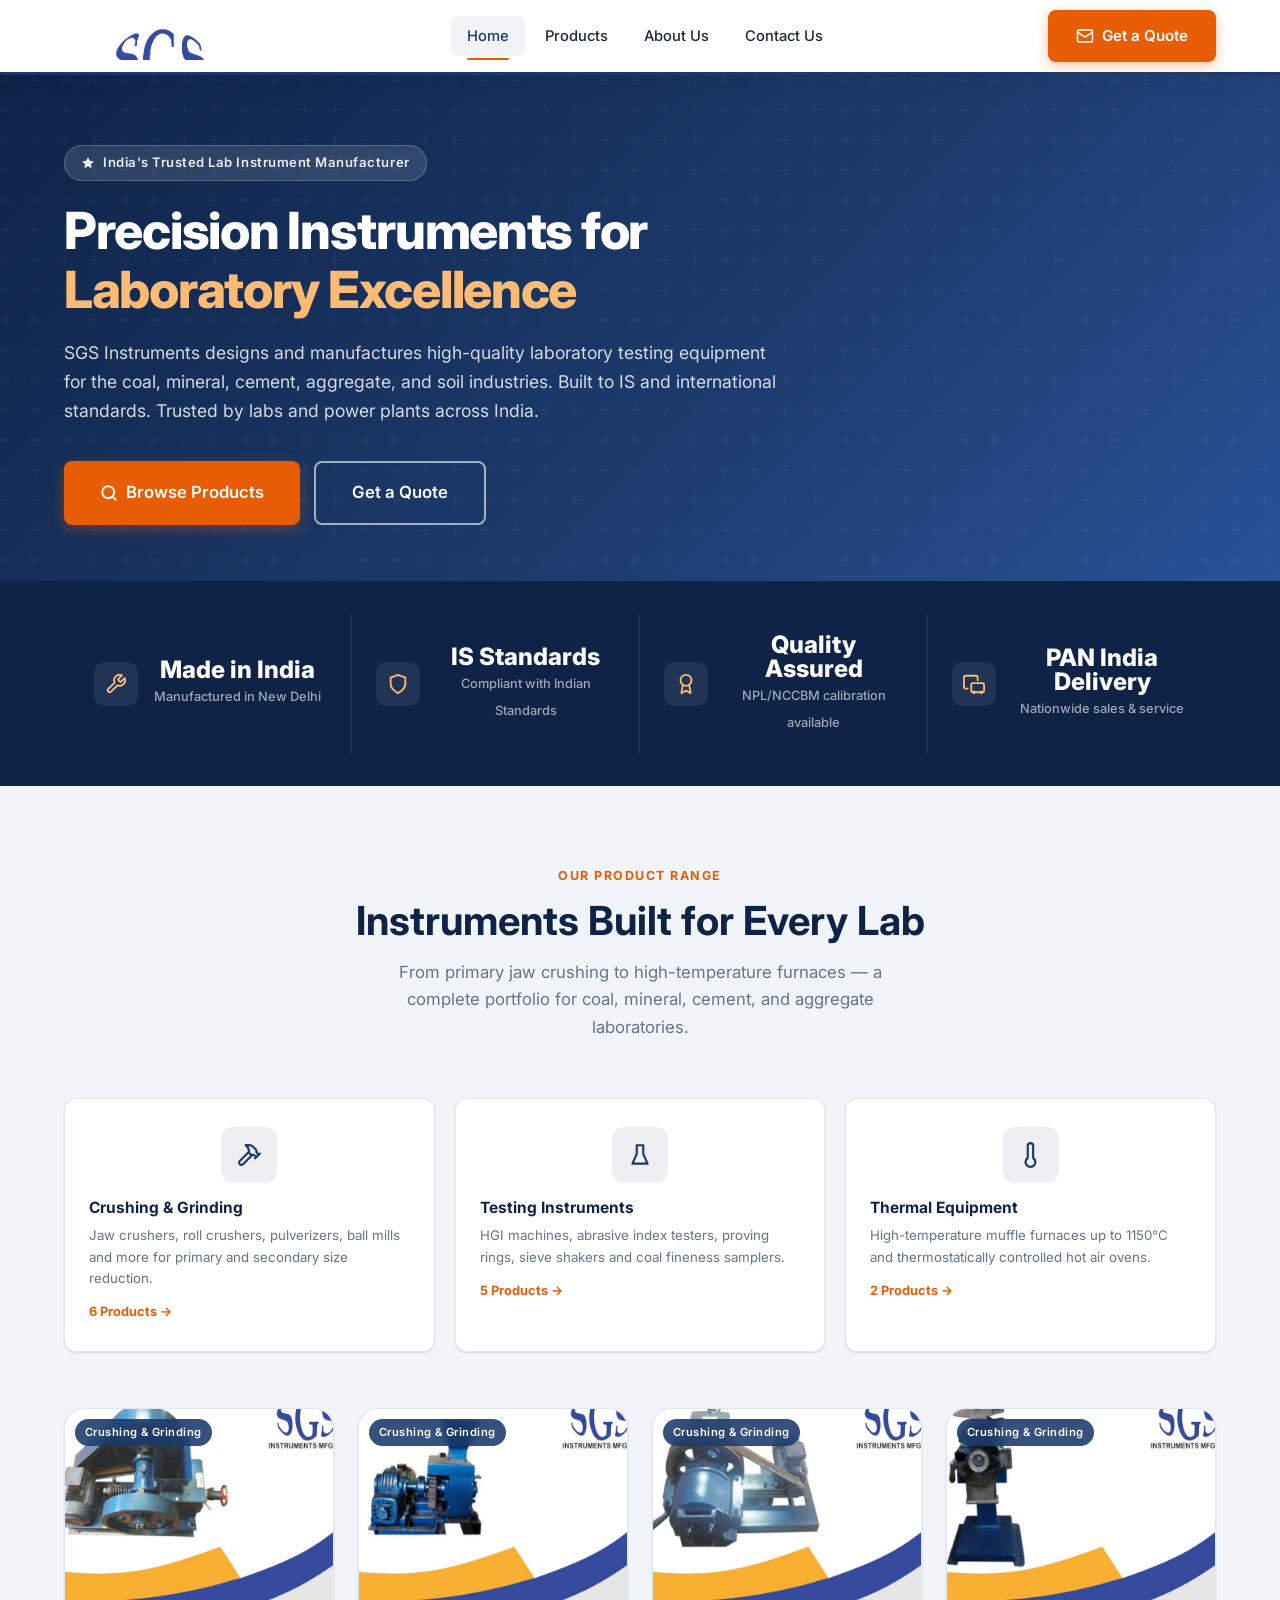
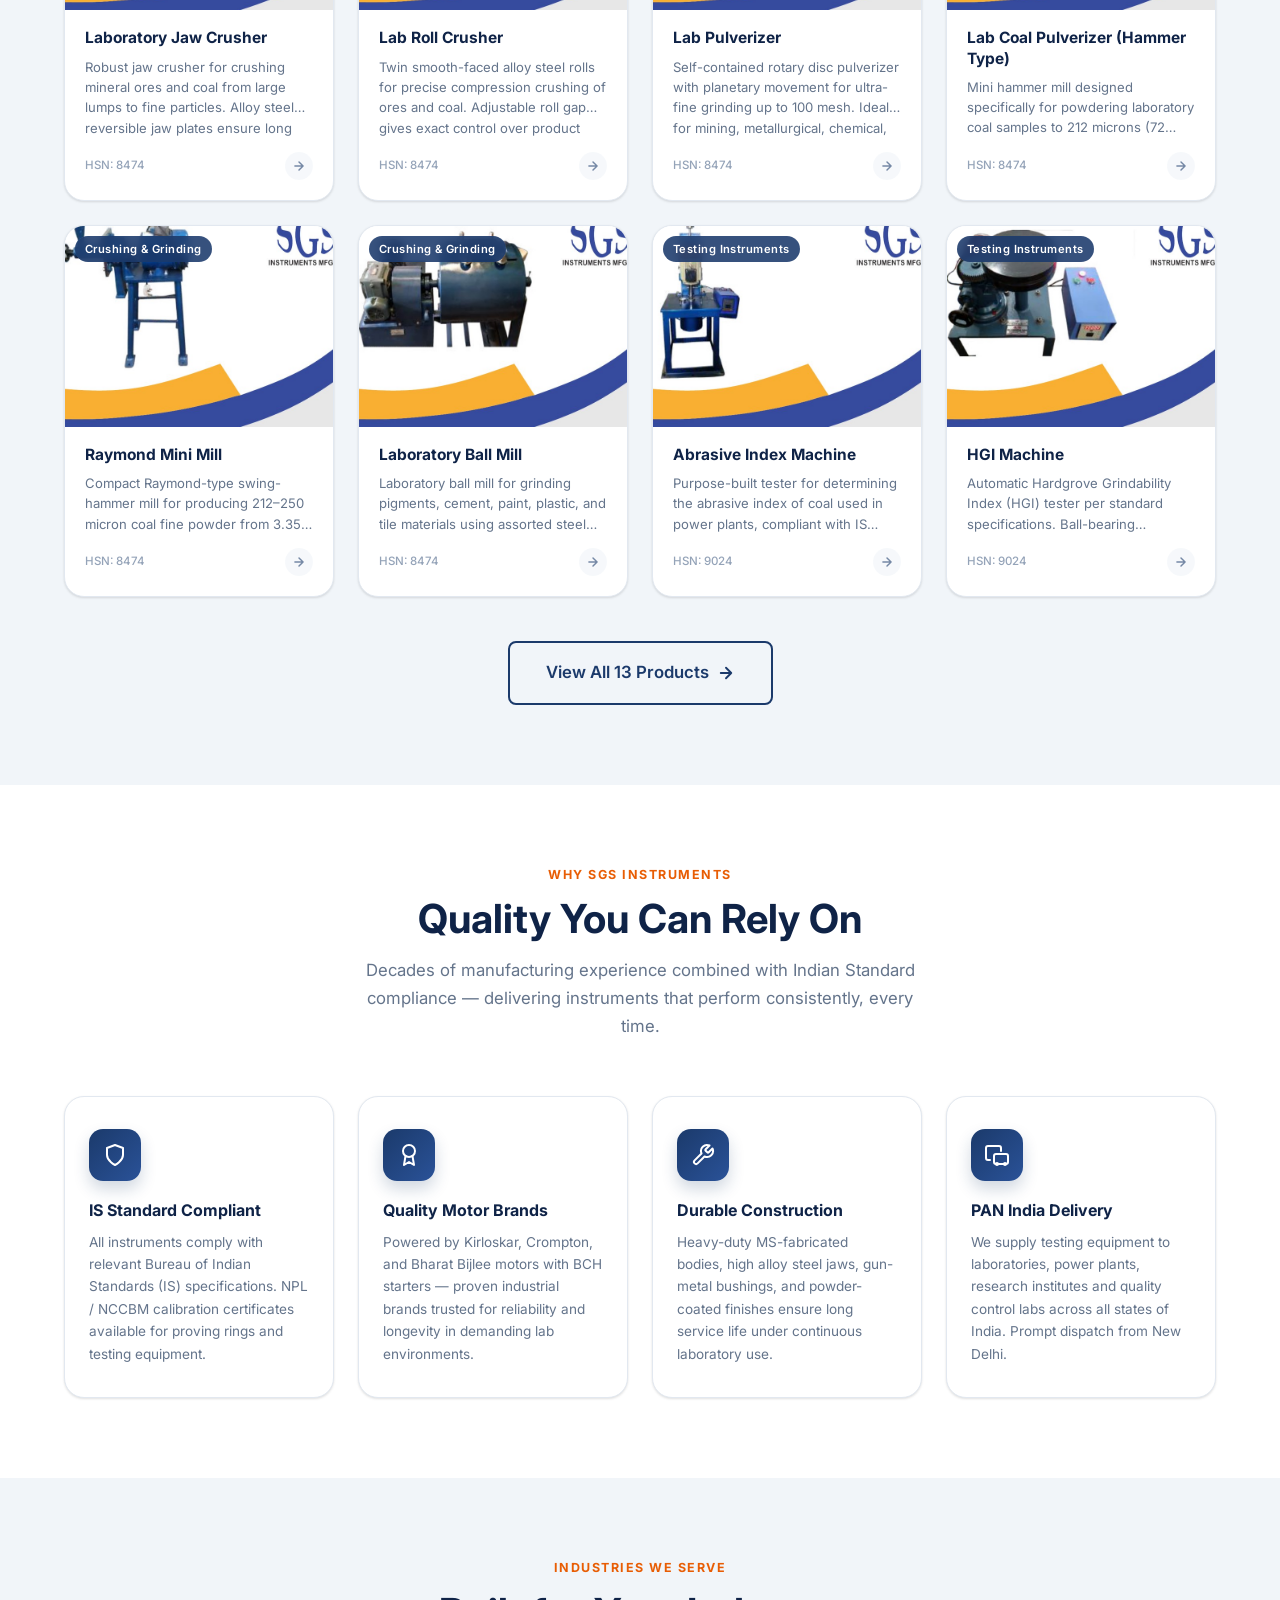
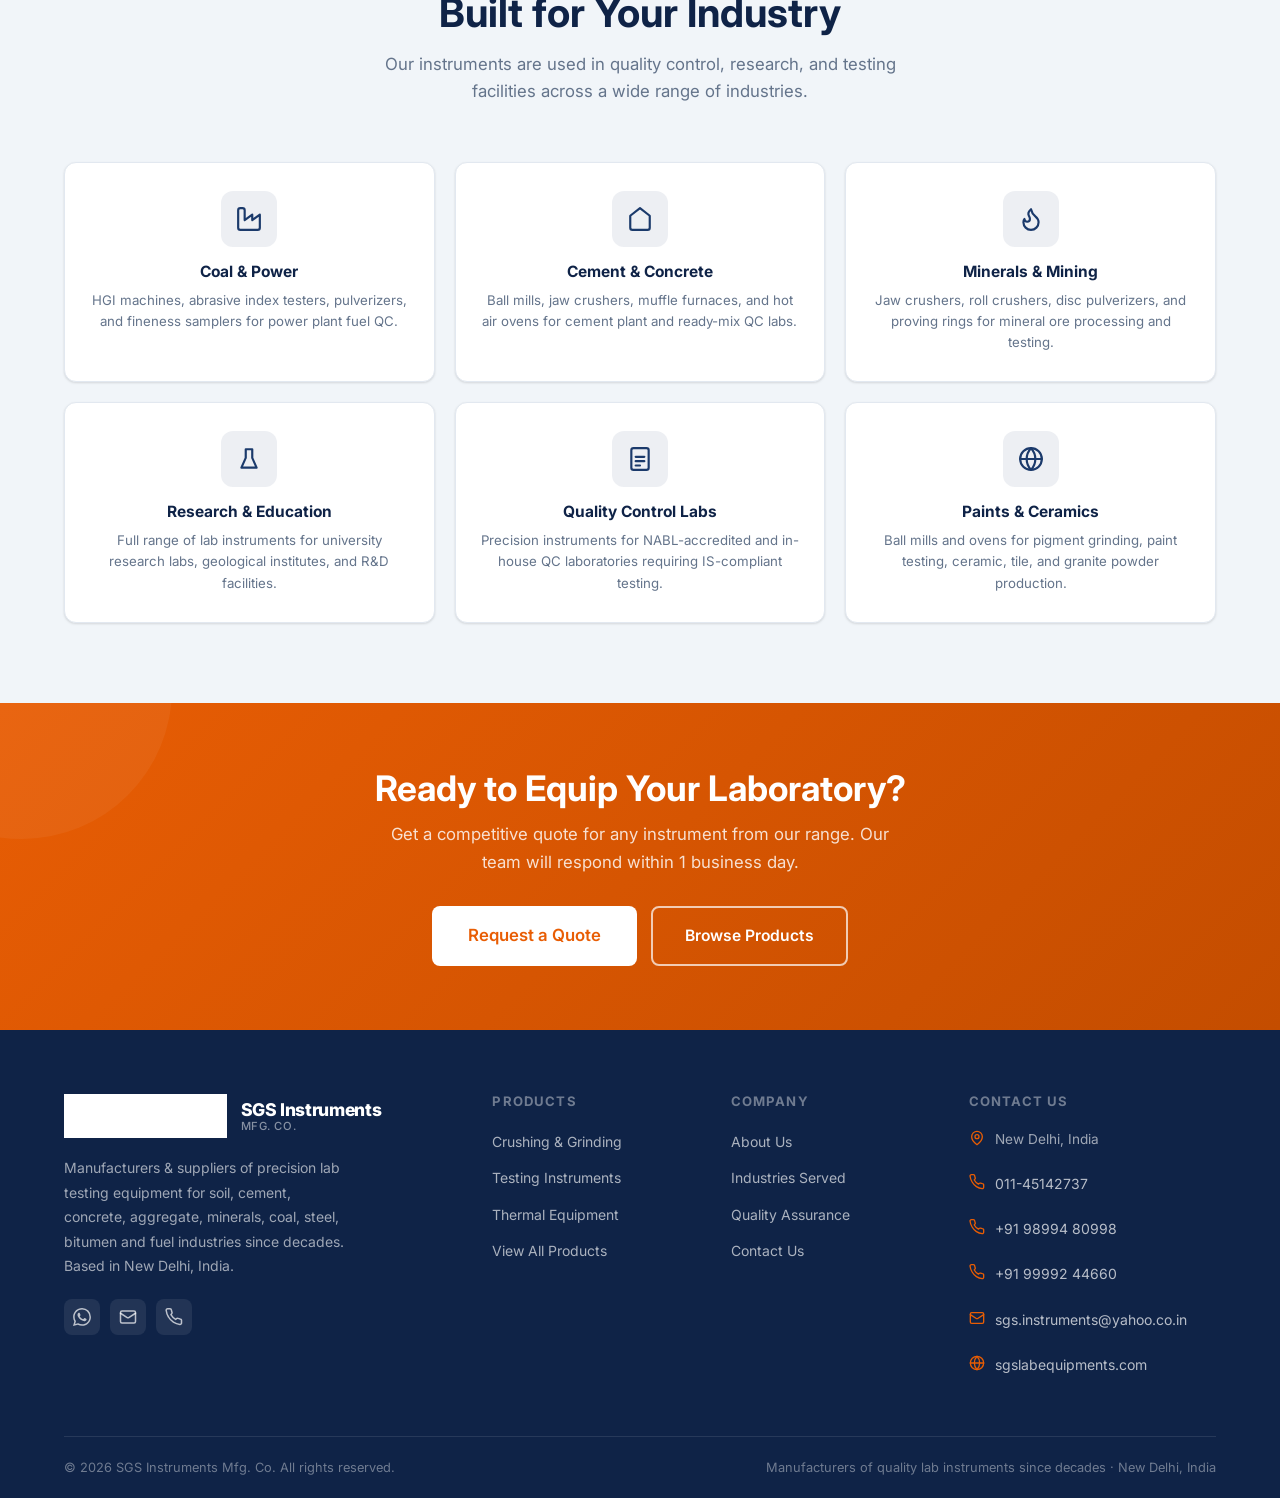
<file: index.html>
<!DOCTYPE html>
<html lang="en">
<head>
  <meta charset="UTF-8">
  <meta name="viewport" content="width=device-width, initial-scale=1.0">
  <title>SGS Instruments Mfg. Co. | Laboratory Testing Equipment Manufacturer, New Delhi</title>
  <meta name="description" content="SGS Instruments Mfg. Co. — Manufacturers and suppliers of precision laboratory testing equipment for soil, cement, coal, minerals & aggregate. Jaw crushers, pulverizers, furnaces & more. New Delhi, India.">
  <meta name="keywords" content="laboratory testing equipment manufacturer India, lab jaw crusher, coal pulverizer, muffle furnace, lab instruments Delhi, SGS instruments, crushing grinding equipment">
  <meta name="robots" content="index, follow">
  <link rel="canonical" href="https://sgsinstruments.com/index.html">
  <!-- Open Graph -->
  <meta property="og:title" content="SGS Instruments Mfg. Co. — Lab Testing Equipment, New Delhi">
  <meta property="og:description" content="Precision lab testing instruments for soil, cement, coal, minerals & aggregate industries. Manufactured in New Delhi, India.">
  <meta property="og:type" content="website">
  <meta property="og:url" content="https://sgsinstruments.com">
  <!-- Fonts -->
  <link rel="preconnect" href="https://fonts.googleapis.com">
  <link rel="preconnect" href="https://fonts.gstatic.com" crossorigin>
  <link href="https://fonts.googleapis.com/css2?family=Inter:wght@400;500;600;700;800&display=swap" rel="stylesheet">
  <link rel="stylesheet" href="css/style.css">
  <!-- Structured Data -->
  <script type="application/ld+json">
  {
    "@context": "https://schema.org",
    "@type": "Organization",
    "name": "SGS Instruments Mfg. Co.",
    "url": "https://sgsinstruments.com",
    "logo": "https://sgsinstruments.com/images/sgs-logo.png",
    "description": "Manufacturers and suppliers of precision laboratory testing instruments for soil, cement, concrete, coal, minerals, aggregate and more.",
    "address": { "@type": "PostalAddress", "addressLocality": "New Delhi", "addressCountry": "IN" },
    "telephone": "+91-11-45142737",
    "email": "sgs.instruments@yahoo.co.in"
  }
  </script>
</head>
<body>

<header id="site-header">
  <div class="container">
    <div class="header-inner">
      <a href="index.html" class="logo-wrap">
        <img src="images/sgs-logo.png" alt="SGS Instruments Logo" class="logo-img" onerror="this.style.display='none'">
      </a>
      <nav class="main-nav" id="main-nav">
        <a href="index.html">Home</a>
        <a href="products.html">Products</a>
        <a href="about.html">About Us</a>
        <a href="contact.html">Contact Us</a>
      </nav>
      <div class="header-cta">
        <a href="contact.html" class="btn btn-primary">
          <svg width="18" height="18" viewBox="0 0 24 24" fill="none" stroke="currentColor" stroke-width="2" stroke-linecap="round" stroke-linejoin="round"><rect width="20" height="16" x="2" y="4" rx="2"/><path d="m22 7-8.97 5.7a1.94 1.94 0 0 1-2.06 0L2 7"/></svg> Get a Quote
        </a>
      </div>
      <button class="nav-toggle" id="nav-toggle" aria-label="Toggle menu">
        <span></span><span></span><span></span>
      </button>
    </div>
    <div class="mobile-menu" id="mobile-menu">
      <a href="index.html">Home</a>
      <a href="products.html">Products</a>
      <a href="about.html">About Us</a>
      <a href="contact.html">Contact Us</a>
      <a href="contact.html" class="btn btn-primary">Get a Quote</a>
    </div>
  </div>
</header>

<!-- HERO SECTION -->
<section class="hero">
  <div class="container">
    <div class="hero-grid">
      <div class="hero-content">
        <div class="hero-badge">
          <svg width="14" height="14" viewBox="0 0 24 24" fill="currentColor"><polygon points="12 2 15.09 8.26 22 9.27 17 14.14 18.18 21.02 12 17.77 5.82 21.02 7 14.14 2 9.27 8.91 8.26 12 2"/></svg>
          India's Trusted Lab Instrument Manufacturer
        </div>
        <h1>
          Precision Instruments for<br>
          <span class="accent">Laboratory Excellence</span>
        </h1>
        <p class="lead">
          SGS Instruments designs and manufactures high-quality laboratory testing equipment for the coal, mineral, cement, aggregate, and soil industries. Built to IS and international standards. Trusted by labs and power plants across India.
        </p>
        <div class="hero-actions">
          <a href="products.html" class="btn btn-primary btn-lg">
            <svg width="18" height="18" viewBox="0 0 24 24" fill="none" stroke="currentColor" stroke-width="2.5" stroke-linecap="round" stroke-linejoin="round"><path d="m21 21-4.34-4.34"/><circle cx="11" cy="11" r="8"/></svg>
            Browse Products
          </a>
          <a href="contact.html" class="btn btn-outline btn-lg">Get a Quote</a>
        </div>
      </div>
    </div>
  </div>
</section>

<!-- STATS BANNER -->
<div class="stats-banner">
  <div class="container">
    <div class="stats-grid">
      <div class="stat-box">
        <div class="icon-wrap">
          <svg width="22" height="22" viewBox="0 0 24 24" fill="none" stroke="#FDBA74" stroke-width="2" stroke-linecap="round" stroke-linejoin="round"><path d="M14.7 6.3a1 1 0 0 0 0 1.4l1.6 1.6a1 1 0 0 0 1.4 0l3.77-3.77a6 6 0 0 1-7.94 7.94l-6.91 6.91a2.12 2.12 0 0 1-3-3l6.91-6.91a6 6 0 0 1 7.94-7.94l-3.76 3.76z"/></svg>
        </div>
        <div class="stat-box-text"><strong>Made in India</strong><span>Manufactured in New Delhi</span></div>
      </div>
      <div class="stat-box">
        <div class="icon-wrap">
          <svg width="22" height="22" viewBox="0 0 24 24" fill="none" stroke="#FDBA74" stroke-width="2" stroke-linecap="round" stroke-linejoin="round"><path d="M12 22s8-4 8-10V5l-8-3-8 3v7c0 6 8 10 8 10z"/></svg>
        </div>
        <div class="stat-box-text"><strong>IS Standards</strong><span>Compliant with Indian Standards</span></div>
      </div>
      <div class="stat-box">
        <div class="icon-wrap">
          <svg width="22" height="22" viewBox="0 0 24 24" fill="none" stroke="#FDBA74" stroke-width="2" stroke-linecap="round" stroke-linejoin="round"><circle cx="12" cy="8" r="6"/><path d="M15.477 12.89 17 22l-5-3-5 3 1.523-9.11"/></svg>
        </div>
        <div class="stat-box-text"><strong>Quality Assured</strong><span>NPL/NCCBM calibration available</span></div>
      </div>
      <div class="stat-box">
        <div class="icon-wrap">
          <svg width="22" height="22" viewBox="0 0 24 24" fill="none" stroke="#FDBA74" stroke-width="2" stroke-linecap="round" stroke-linejoin="round"><path d="M5 17H3a2 2 0 0 1-2-2V5a2 2 0 0 1 2-2h11a2 2 0 0 1 2 2v3"/><rect x="9" y="11" width="14" height="10" rx="2"/><circle cx="12" cy="21" r="1"/><circle cx="20" cy="21" r="1"/></svg>
        </div>
        <div class="stat-box-text"><strong>PAN India Delivery</strong><span>Nationwide sales & service</span></div>
      </div>
    </div>
  </div>
</div>

<!-- PRODUCTS PREVIEW SECTION -->
<section class="section">
  <div class="container">
    <div class="section-header">
      <p class="eyebrow">Our Product Range</p>
      <h2>Instruments Built for Every Lab</h2>
      <p>From primary jaw crushing to high-temperature furnaces — a complete portfolio for coal, mineral, cement, and aggregate laboratories.</p>
    </div>

    <!-- Category cards -->
    <div class="industries-grid" style="margin-bottom:56px;">
      <a href="products.html?category=Crushing+%26+Grinding" class="industry-card" style="text-decoration:none;text-align:left;">
        <div class="industry-icon">
          <svg width="26" height="26" viewBox="0 0 24 24" fill="none" stroke="#1B3A6B" stroke-width="2" stroke-linecap="round" stroke-linejoin="round"><path d="m15 12-8.5 8.5c-.83.83-2.17.83-3 0 0 0 0 0 0 0a2.12 2.12 0 0 1 0-3L12 9"/><path d="M17.64 15 22 10.64"/><path d="m20.91 11.7-1.25-1.25c-.6-.6-.93-1.4-.93-2.25v-.86L16.01 4.6a5.56 5.56 0 0 0-3.94-1.64H9l.92.82A6.18 6.18 0 0 1 12 8.4v1.56l2 2h2.47l2.26 1.91"/></svg>
        </div>
        <h3>Crushing & Grinding</h3>
        <p>Jaw crushers, roll crushers, pulverizers, ball mills and more for primary and secondary size reduction.</p>
        <span style="font-size:0.8rem;font-weight:700;color:#E85D04;margin-top:12px;display:inline-block;">6 Products →</span>
      </a>
      <a href="products.html?category=Testing+Instruments" class="industry-card" style="text-decoration:none;text-align:left;">
        <div class="industry-icon">
          <svg width="26" height="26" viewBox="0 0 24 24" fill="none" stroke="#1B3A6B" stroke-width="2" stroke-linecap="round" stroke-linejoin="round"><path d="M9 3h6v8l4 9H5l4-9V3"/></svg>
        </div>
        <h3>Testing Instruments</h3>
        <p>HGI machines, abrasive index testers, proving rings, sieve shakers and coal fineness samplers.</p>
        <span style="font-size:0.8rem;font-weight:700;color:#E85D04;margin-top:12px;display:inline-block;">5 Products →</span>
      </a>
      <a href="products.html?category=Thermal+Equipment" class="industry-card" style="text-decoration:none;text-align:left;">
        <div class="industry-icon">
          <svg width="26" height="26" viewBox="0 0 24 24" fill="none" stroke="#1B3A6B" stroke-width="2" stroke-linecap="round" stroke-linejoin="round"><path d="M14 14.76V3.5a2.5 2.5 0 0 0-5 0v11.26a4.5 4.5 0 1 0 5 0z"/></svg>
        </div>
        <h3>Thermal Equipment</h3>
        <p>High-temperature muffle furnaces up to 1150°C and thermostatically controlled hot air ovens.</p>
        <span style="font-size:0.8rem;font-weight:700;color:#E85D04;margin-top:12px;display:inline-block;">2 Products →</span>
      </a>
    </div>

    <!-- Product cards grid (first 8) -->
    <div class="products-grid" id="home-products-grid"></div>

    <div style="text-align:center; margin-top:44px;">
      <a href="products.html" class="btn btn-ghost btn-lg">
        View All 13 Products
        <svg width="18" height="18" viewBox="0 0 24 24" fill="none" stroke="currentColor" stroke-width="2.5" stroke-linecap="round" stroke-linejoin="round"><path d="M5 12h14M12 5l7 7-7 7"/></svg>
      </a>
    </div>
  </div>
</section>

<!-- WHY CHOOSE US -->
<section class="section bg-white">
  <div class="container">
    <div class="section-header">
      <p class="eyebrow">Why SGS Instruments</p>
      <h2>Quality You Can Rely On</h2>
      <p>Decades of manufacturing experience combined with Indian Standard compliance — delivering instruments that perform consistently, every time.</p>
    </div>
    <div class="why-grid">
      <div class="why-card">
        <div class="why-icon">
          <svg width="24" height="24" viewBox="0 0 24 24" fill="none" stroke="white" stroke-width="2" stroke-linecap="round" stroke-linejoin="round"><path d="M12 22s8-4 8-10V5l-8-3-8 3v7c0 6 8 10 8 10z"/></svg>
        </div>
        <h3>IS Standard Compliant</h3>
        <p>All instruments comply with relevant Bureau of Indian Standards (IS) specifications. NPL / NCCBM calibration certificates available for proving rings and testing equipment.</p>
      </div>
      <div class="why-card">
        <div class="why-icon">
          <svg width="24" height="24" viewBox="0 0 24 24" fill="none" stroke="white" stroke-width="2" stroke-linecap="round" stroke-linejoin="round"><circle cx="12" cy="8" r="6"/><path d="M15.477 12.89 17 22l-5-3-5 3 1.523-9.11"/></svg>
        </div>
        <h3>Quality Motor Brands</h3>
        <p>Powered by Kirloskar, Crompton, and Bharat Bijlee motors with BCH starters — proven industrial brands trusted for reliability and longevity in demanding lab environments.</p>
      </div>
      <div class="why-card">
        <div class="why-icon">
          <svg width="24" height="24" viewBox="0 0 24 24" fill="none" stroke="white" stroke-width="2" stroke-linecap="round" stroke-linejoin="round"><path d="M14.7 6.3a1 1 0 0 0 0 1.4l1.6 1.6a1 1 0 0 0 1.4 0l3.77-3.77a6 6 0 0 1-7.94 7.94l-6.91 6.91a2.12 2.12 0 0 1-3-3l6.91-6.91a6 6 0 0 1 7.94-7.94l-3.76 3.76z"/></svg>
        </div>
        <h3>Durable Construction</h3>
        <p>Heavy-duty MS-fabricated bodies, high alloy steel jaws, gun-metal bushings, and powder-coated finishes ensure long service life under continuous laboratory use.</p>
      </div>
      <div class="why-card">
        <div class="why-icon">
          <svg width="24" height="24" viewBox="0 0 24 24" fill="none" stroke="white" stroke-width="2" stroke-linecap="round" stroke-linejoin="round"><path d="M5 17H3a2 2 0 0 1-2-2V5a2 2 0 0 1 2-2h11a2 2 0 0 1 2 2v3"/><rect x="9" y="11" width="14" height="10" rx="2"/><circle cx="12" cy="21" r="1"/><circle cx="20" cy="21" r="1"/></svg>
        </div>
        <h3>PAN India Delivery</h3>
        <p>We supply testing equipment to laboratories, power plants, research institutes and quality control labs across all states of India. Prompt dispatch from New Delhi.</p>
      </div>
    </div>
  </div>
</section>

<!-- INDUSTRIES SERVED -->
<section class="section">
  <div class="container">
    <div class="section-header">
      <p class="eyebrow">Industries We Serve</p>
      <h2>Built for Your Industry</h2>
      <p>Our instruments are used in quality control, research, and testing facilities across a wide range of industries.</p>
    </div>
    <div class="industries-grid">
      <div class="industry-card">
        <div class="industry-icon">
          <svg width="26" height="26" viewBox="0 0 24 24" fill="none" stroke="#1B3A6B" stroke-width="2" stroke-linecap="round" stroke-linejoin="round"><path d="M2 20a2 2 0 0 0 2 2h16a2 2 0 0 0 2-2V8l-7 5V8l-7 5V4a2 2 0 0 0-2-2H4a2 2 0 0 0-2 2Z"/></svg>
        </div>
        <h3>Coal & Power</h3>
        <p>HGI machines, abrasive index testers, pulverizers, and fineness samplers for power plant fuel QC.</p>
      </div>
      <div class="industry-card">
        <div class="industry-icon">
          <svg width="26" height="26" viewBox="0 0 24 24" fill="none" stroke="#1B3A6B" stroke-width="2" stroke-linecap="round" stroke-linejoin="round"><path d="M3 9l9-7 9 7v11a2 2 0 0 1-2 2H5a2 2 0 0 1-2-2z"/></svg>
        </div>
        <h3>Cement & Concrete</h3>
        <p>Ball mills, jaw crushers, muffle furnaces, and hot air ovens for cement plant and ready-mix QC labs.</p>
      </div>
      <div class="industry-card">
        <div class="industry-icon">
          <svg width="26" height="26" viewBox="0 0 24 24" fill="none" stroke="#1B3A6B" stroke-width="2" stroke-linecap="round" stroke-linejoin="round"><path d="M8.5 14.5A2.5 2.5 0 0 0 11 12c0-1.38-.5-2-1-3-1.072-2.143-.224-4.054 2-6 .5 2.5 2 4.9 4 6.5 2 1.6 3 3.5 3 5.5a7 7 0 1 1-14 0c0-1.153.433-2.294 1-3a2.5 2.5 0 0 0 2.5 2.5z"/></svg>
        </div>
        <h3>Minerals & Mining</h3>
        <p>Jaw crushers, roll crushers, disc pulverizers, and proving rings for mineral ore processing and testing.</p>
      </div>
      <div class="industry-card">
        <div class="industry-icon">
          <svg width="26" height="26" viewBox="0 0 24 24" fill="none" stroke="#1B3A6B" stroke-width="2" stroke-linecap="round" stroke-linejoin="round"><path d="M9 3h6v8l4 9H5l4-9V3"/></svg>
        </div>
        <h3>Research & Education</h3>
        <p>Full range of lab instruments for university research labs, geological institutes, and R&D facilities.</p>
      </div>
      <div class="industry-card">
        <div class="industry-icon">
          <svg width="26" height="26" viewBox="0 0 24 24" fill="none" stroke="#1B3A6B" stroke-width="2" stroke-linecap="round" stroke-linejoin="round"><rect width="16" height="20" x="4" y="2" rx="2"/><line x1="8" x2="16" y1="10" y2="10"/><line x1="8" x2="16" y1="14" y2="14"/><line x1="8" x2="12" y1="18" y2="18"/></svg>
        </div>
        <h3>Quality Control Labs</h3>
        <p>Precision instruments for NABL-accredited and in-house QC laboratories requiring IS-compliant testing.</p>
      </div>
      <div class="industry-card">
        <div class="industry-icon">
          <svg width="26" height="26" viewBox="0 0 24 24" fill="none" stroke="#1B3A6B" stroke-width="2" stroke-linecap="round" stroke-linejoin="round"><circle cx="12" cy="12" r="10"/><path d="M12 2a14.5 14.5 0 0 0 0 20 14.5 14.5 0 0 0 0-20"/><path d="M2 12h20"/></svg>
        </div>
        <h3>Paints & Ceramics</h3>
        <p>Ball mills and ovens for pigment grinding, paint testing, ceramic, tile, and granite powder production.</p>
      </div>
    </div>
  </div>
</section>

<!-- CTA BANNER -->
<section class="cta-banner">
  <div class="container" style="position:relative;z-index:1">
    <h2>Ready to Equip Your Laboratory?</h2>
    <p>Get a competitive quote for any instrument from our range. Our team will respond within 1 business day.</p>
    <div class="cta-actions">
      <a href="contact.html" class="btn btn-white btn-lg">Request a Quote</a>
      <a href="products.html" class="btn-outline-white btn-lg">Browse Products</a>
    </div>
  </div>
</section>

<!-- FOOTER (injected by app.js) -->
<footer id="site-footer"></footer>

<script src="js/products-data.js"></script>
<script src="js/app.js"></script>
<script>
// Render first 8 product cards on homepage
document.addEventListener('DOMContentLoaded', () => {
  const grid = document.getElementById('home-products-grid');
  if (!grid || !PRODUCTS) return;

  const first8 = PRODUCTS.slice(0, 8);
  grid.innerHTML = first8.map(p => `
    <a class="product-card" href="product.html?id=${p.id}">
      <div class="card-img">
        <img src="${p.image}" alt="${p.name}" loading="lazy">
        <span class="card-category-badge">${p.category}</span>
      </div>
      <div class="card-body">
        <h3>${p.name}</h3>
        <p>${p.shortDesc}</p>
        <div class="card-footer-row">
          <span class="hsn-tag">HSN: ${p.hsnCode}</span>
          <span class="card-arrow">
            <svg width="14" height="14" viewBox="0 0 24 24" fill="none" stroke="currentColor" stroke-width="2.5" stroke-linecap="round" stroke-linejoin="round"><path d="M5 12h14M12 5l7 7-7 7"/></svg>
          </span>
        </div>
      </div>
    </a>
  `).join('');
});
</script>
</body>
</html>
</file>
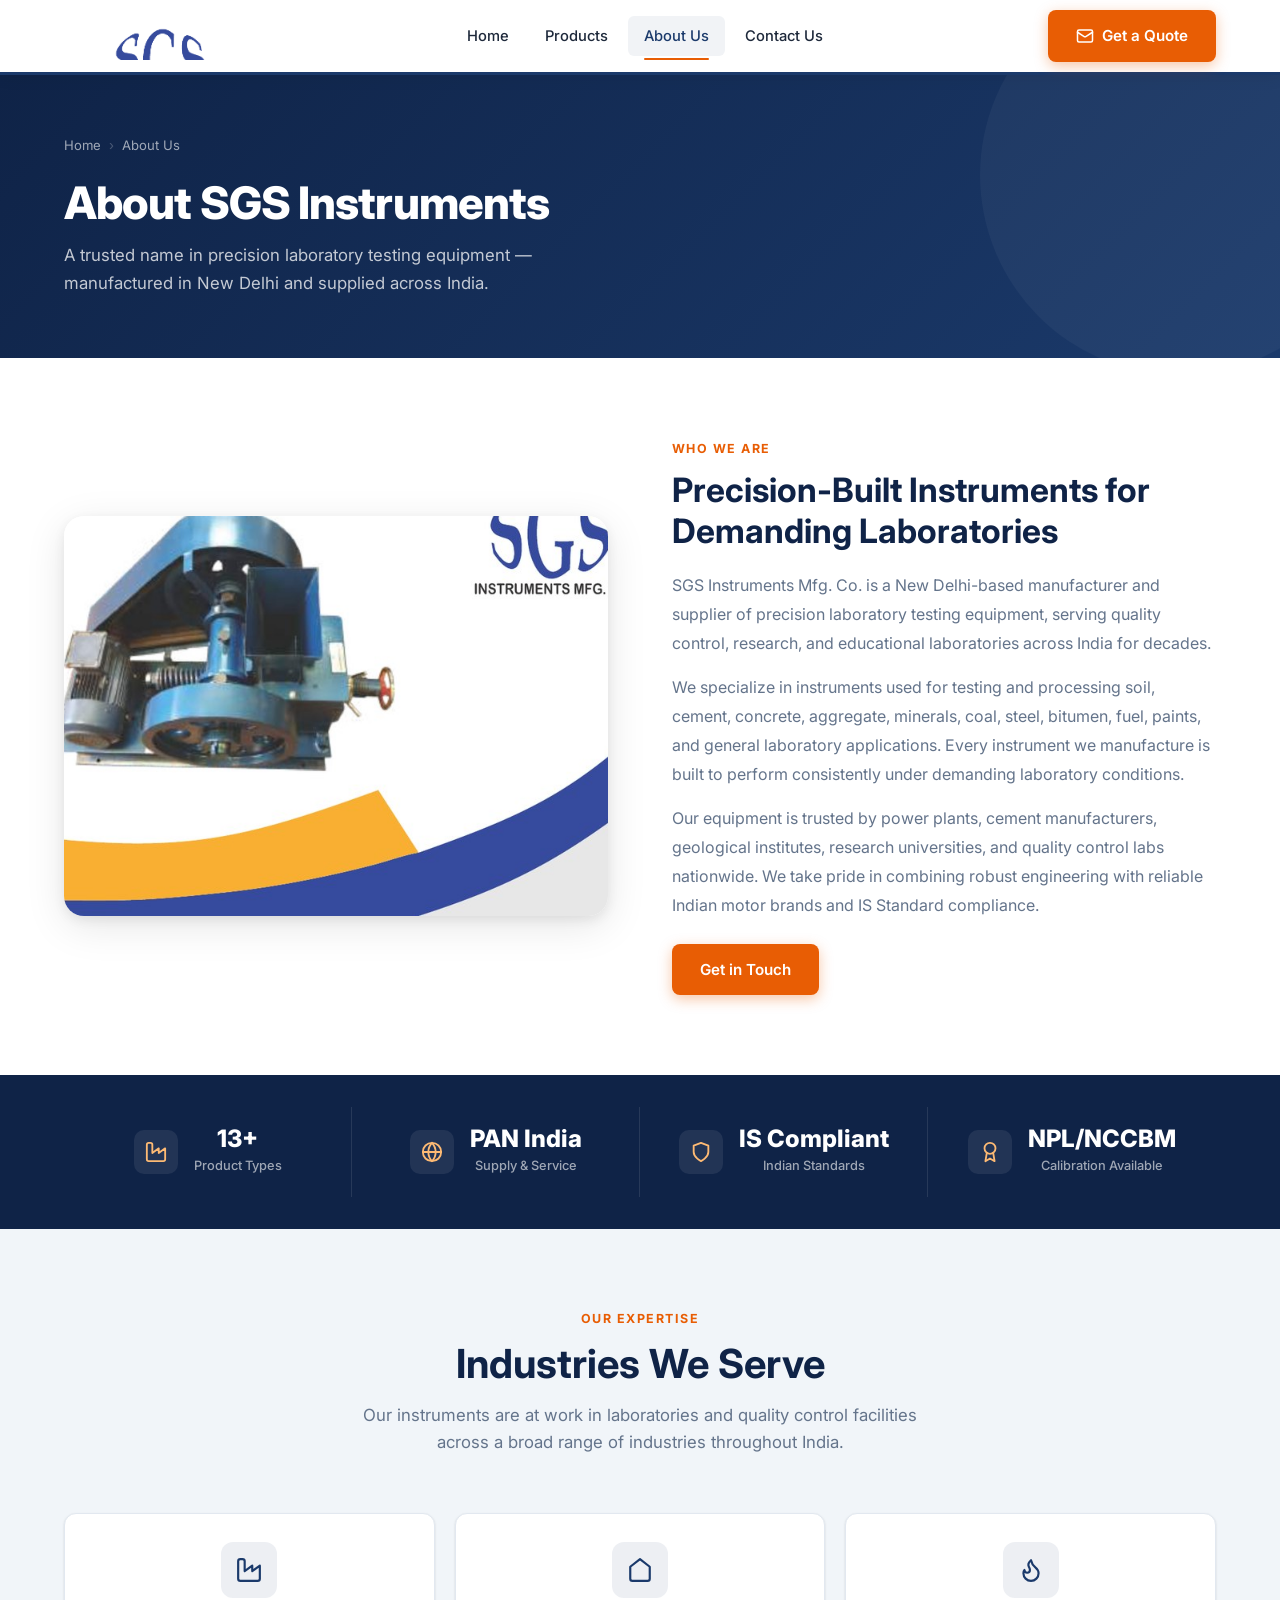
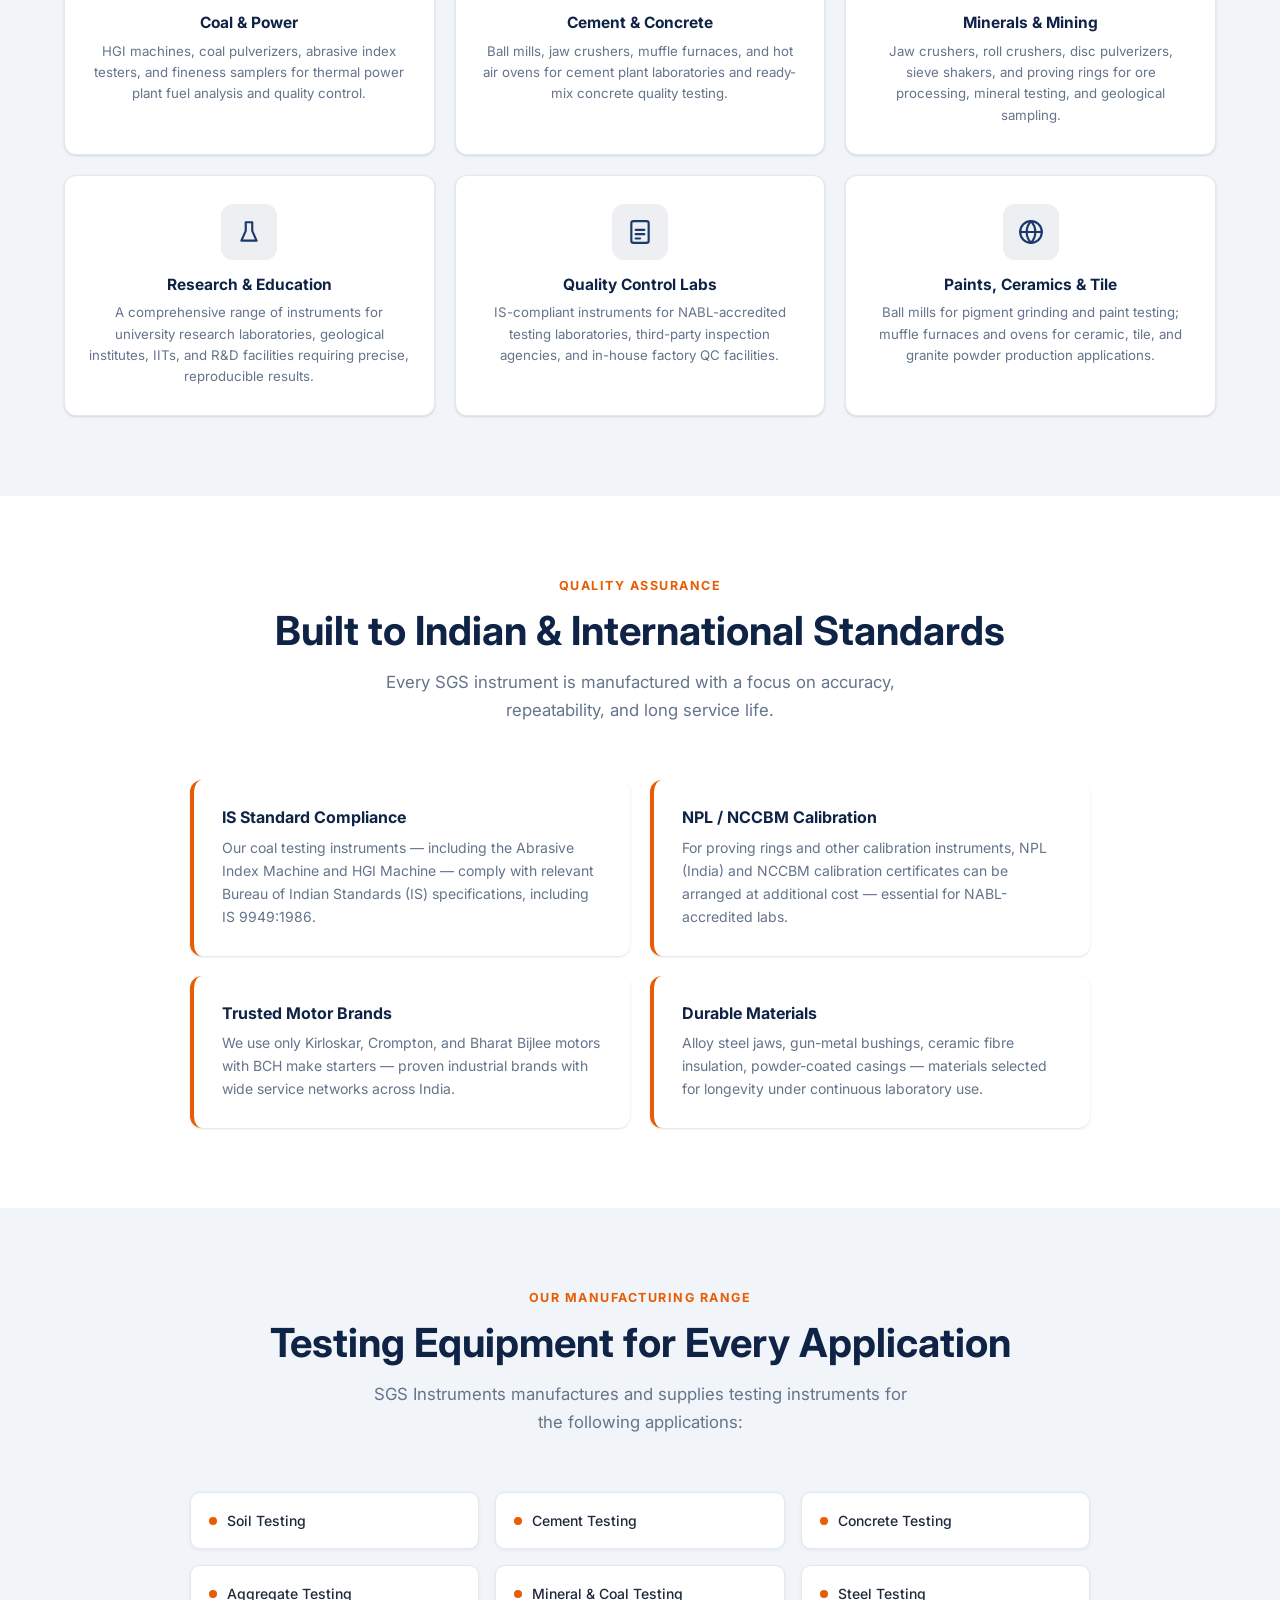
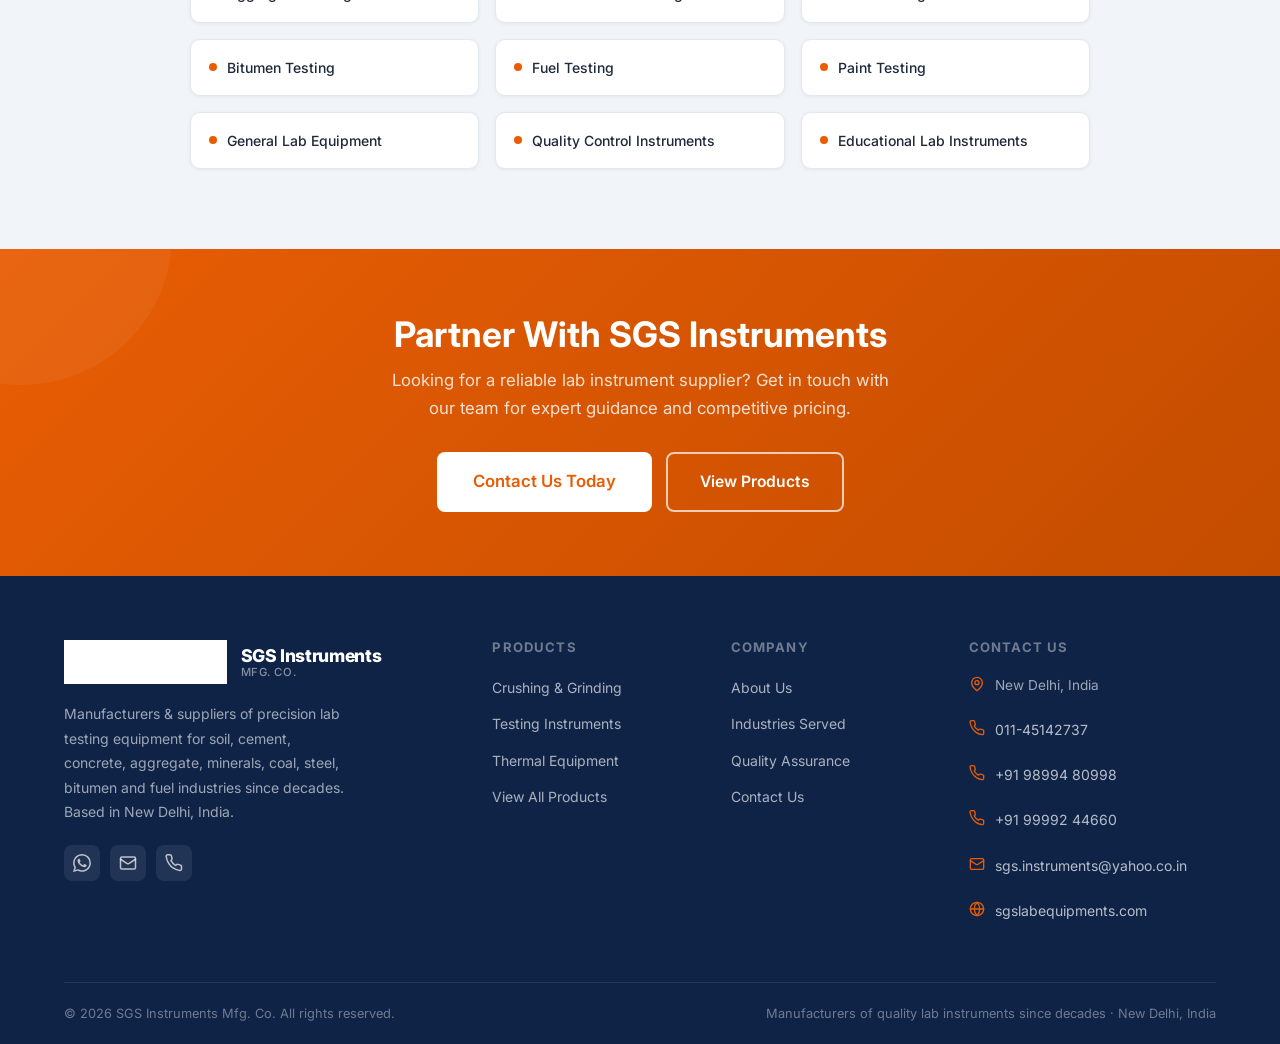
<file: about.html>
<!DOCTYPE html>
<html lang="en">
<head>
  <meta charset="UTF-8">
  <meta name="viewport" content="width=device-width, initial-scale=1.0">
  <title>About Us | SGS Instruments Mfg. Co. — Lab Equipment Manufacturer, New Delhi</title>
  <meta name="description" content="Learn about SGS Instruments Mfg. Co. — a trusted manufacturer of precision laboratory testing equipment for soil, cement, coal, minerals and aggregate industries, based in New Delhi, India.">
  <meta name="keywords" content="SGS instruments about, lab equipment manufacturer Delhi, laboratory instruments India company, testing equipment manufacturer">
  <meta name="robots" content="index, follow">
  <link rel="canonical" href="https://sgsinstruments.com/about.html">
  <link rel="preconnect" href="https://fonts.googleapis.com">
  <link rel="preconnect" href="https://fonts.gstatic.com" crossorigin>
  <link href="https://fonts.googleapis.com/css2?family=Inter:wght@400;500;600;700;800&display=swap" rel="stylesheet">
  <link rel="stylesheet" href="css/style.css">
</head>
<body>

<header id="site-header">
  <div class="container">
    <div class="header-inner">
      <a href="index.html" class="logo-wrap">
        <img src="images/sgs-logo.png" alt="SGS Instruments Logo" class="logo-img" onerror="this.style.display='none'">
      </a>
      <nav class="main-nav" id="main-nav">
        <a href="index.html">Home</a>
        <a href="products.html">Products</a>
        <a href="about.html">About Us</a>
        <a href="contact.html">Contact Us</a>
      </nav>
      <div class="header-cta">
        <a href="contact.html" class="btn btn-primary">
          <svg width="18" height="18" viewBox="0 0 24 24" fill="none" stroke="currentColor" stroke-width="2" stroke-linecap="round" stroke-linejoin="round"><rect width="20" height="16" x="2" y="4" rx="2"/><path d="m22 7-8.97 5.7a1.94 1.94 0 0 1-2.06 0L2 7"/></svg> Get a Quote
        </a>
      </div>
      <button class="nav-toggle" id="nav-toggle" aria-label="Toggle menu">
        <span></span><span></span><span></span>
      </button>
    </div>
    <div class="mobile-menu" id="mobile-menu">
      <a href="index.html">Home</a>
      <a href="products.html">Products</a>
      <a href="about.html">About Us</a>
      <a href="contact.html">Contact Us</a>
      <a href="contact.html" class="btn btn-primary">Get a Quote</a>
    </div>
  </div>
</header>

<!-- PAGE HERO -->
<section class="page-hero">
  <div class="container" style="position:relative;z-index:1">
    <div class="breadcrumb">
      <a href="index.html">Home</a>
      <span class="breadcrumb-sep">›</span>
      <span>About Us</span>
    </div>
    <h1>About SGS Instruments</h1>
    <p>A trusted name in precision laboratory testing equipment — manufactured in New Delhi and supplied across India.</p>
  </div>
</section>

<!-- WHO WE ARE -->
<section class="section bg-white">
  <div class="container">
    <div class="about-grid">
      <div class="about-img">
        <img src="images/products/laboratory-jaw-crusher.jpg" alt="SGS Instruments Laboratory Equipment" loading="lazy">
      </div>
      <div class="about-text">
        <p class="eyebrow" style="font-size:0.78rem;font-weight:700;letter-spacing:0.12em;text-transform:uppercase;color:#E85D04;margin-bottom:10px;">Who We Are</p>
        <h2>Precision-Built Instruments for Demanding Laboratories</h2>
        <p>
          SGS Instruments Mfg. Co. is a New Delhi-based manufacturer and supplier of precision laboratory testing equipment, serving quality control, research, and educational laboratories across India for decades.
        </p>
        <p>
          We specialize in instruments used for testing and processing soil, cement, concrete, aggregate, minerals, coal, steel, bitumen, fuel, paints, and general laboratory applications. Every instrument we manufacture is built to perform consistently under demanding laboratory conditions.
        </p>
        <p>
          Our equipment is trusted by power plants, cement manufacturers, geological institutes, research universities, and quality control labs nationwide. We take pride in combining robust engineering with reliable Indian motor brands and IS Standard compliance.
        </p>
        <a href="contact.html" class="btn btn-primary" style="margin-top:8px;">Get in Touch</a>
      </div>
    </div>
  </div>
</section>

<!-- STATS -->
<div class="stats-banner">
  <div class="container">
    <div class="stats-grid">
      <div class="stat-box">
        <div class="icon-wrap">
          <svg width="22" height="22" viewBox="0 0 24 24" fill="none" stroke="#FDBA74" stroke-width="2" stroke-linecap="round" stroke-linejoin="round"><path d="M2 20a2 2 0 0 0 2 2h16a2 2 0 0 0 2-2V8l-7 5V8l-7 5V4a2 2 0 0 0-2-2H4a2 2 0 0 0-2 2Z"/></svg>
        </div>
        <div class="stat-box-text"><strong>13+</strong><span>Product Types</span></div>
      </div>
      <div class="stat-box">
        <div class="icon-wrap">
          <svg width="22" height="22" viewBox="0 0 24 24" fill="none" stroke="#FDBA74" stroke-width="2" stroke-linecap="round" stroke-linejoin="round"><circle cx="12" cy="12" r="10"/><path d="M12 2a14.5 14.5 0 0 0 0 20 14.5 14.5 0 0 0 0-20"/><path d="M2 12h20"/></svg>
        </div>
        <div class="stat-box-text"><strong>PAN India</strong><span>Supply & Service</span></div>
      </div>
      <div class="stat-box">
        <div class="icon-wrap">
          <svg width="22" height="22" viewBox="0 0 24 24" fill="none" stroke="#FDBA74" stroke-width="2" stroke-linecap="round" stroke-linejoin="round"><path d="M12 22s8-4 8-10V5l-8-3-8 3v7c0 6 8 10 8 10z"/></svg>
        </div>
        <div class="stat-box-text"><strong>IS Compliant</strong><span>Indian Standards</span></div>
      </div>
      <div class="stat-box">
        <div class="icon-wrap">
          <svg width="22" height="22" viewBox="0 0 24 24" fill="none" stroke="#FDBA74" stroke-width="2" stroke-linecap="round" stroke-linejoin="round"><circle cx="12" cy="8" r="6"/><path d="M15.477 12.89 17 22l-5-3-5 3 1.523-9.11"/></svg>
        </div>
        <div class="stat-box-text"><strong>NPL/NCCBM</strong><span>Calibration Available</span></div>
      </div>
    </div>
  </div>
</div>

<!-- WHAT WE MANUFACTURE -->
<section class="section" id="industries">
  <div class="container">
    <div class="section-header">
      <p class="eyebrow">Our Expertise</p>
      <h2>Industries We Serve</h2>
      <p>Our instruments are at work in laboratories and quality control facilities across a broad range of industries throughout India.</p>
    </div>
    <div class="industries-grid">
      <div class="industry-card">
        <div class="industry-icon">
          <svg width="26" height="26" viewBox="0 0 24 24" fill="none" stroke="#1B3A6B" stroke-width="2" stroke-linecap="round" stroke-linejoin="round"><path d="M2 20a2 2 0 0 0 2 2h16a2 2 0 0 0 2-2V8l-7 5V8l-7 5V4a2 2 0 0 0-2-2H4a2 2 0 0 0-2 2Z"/></svg>
        </div>
        <h3>Coal & Power</h3>
        <p>HGI machines, coal pulverizers, abrasive index testers, and fineness samplers for thermal power plant fuel analysis and quality control.</p>
      </div>
      <div class="industry-card">
        <div class="industry-icon">
          <svg width="26" height="26" viewBox="0 0 24 24" fill="none" stroke="#1B3A6B" stroke-width="2" stroke-linecap="round" stroke-linejoin="round"><path d="M3 9l9-7 9 7v11a2 2 0 0 1-2 2H5a2 2 0 0 1-2-2z"/></svg>
        </div>
        <h3>Cement & Concrete</h3>
        <p>Ball mills, jaw crushers, muffle furnaces, and hot air ovens for cement plant laboratories and ready-mix concrete quality testing.</p>
      </div>
      <div class="industry-card">
        <div class="industry-icon">
          <svg width="26" height="26" viewBox="0 0 24 24" fill="none" stroke="#1B3A6B" stroke-width="2" stroke-linecap="round" stroke-linejoin="round"><path d="M8.5 14.5A2.5 2.5 0 0 0 11 12c0-1.38-.5-2-1-3-1.072-2.143-.224-4.054 2-6 .5 2.5 2 4.9 4 6.5 2 1.6 3 3.5 3 5.5a7 7 0 1 1-14 0c0-1.153.433-2.294 1-3a2.5 2.5 0 0 0 2.5 2.5z"/></svg>
        </div>
        <h3>Minerals & Mining</h3>
        <p>Jaw crushers, roll crushers, disc pulverizers, sieve shakers, and proving rings for ore processing, mineral testing, and geological sampling.</p>
      </div>
      <div class="industry-card">
        <div class="industry-icon">
          <svg width="26" height="26" viewBox="0 0 24 24" fill="none" stroke="#1B3A6B" stroke-width="2" stroke-linecap="round" stroke-linejoin="round"><path d="M9 3h6v8l4 9H5l4-9V3"/></svg>
        </div>
        <h3>Research & Education</h3>
        <p>A comprehensive range of instruments for university research laboratories, geological institutes, IITs, and R&D facilities requiring precise, reproducible results.</p>
      </div>
      <div class="industry-card">
        <div class="industry-icon">
          <svg width="26" height="26" viewBox="0 0 24 24" fill="none" stroke="#1B3A6B" stroke-width="2" stroke-linecap="round" stroke-linejoin="round"><rect width="16" height="20" x="4" y="2" rx="2"/><line x1="8" x2="16" y1="10" y2="10"/><line x1="8" x2="16" y1="14" y2="14"/><line x1="8" x2="12" y1="18" y2="18"/></svg>
        </div>
        <h3>Quality Control Labs</h3>
        <p>IS-compliant instruments for NABL-accredited testing laboratories, third-party inspection agencies, and in-house factory QC facilities.</p>
      </div>
      <div class="industry-card">
        <div class="industry-icon">
          <svg width="26" height="26" viewBox="0 0 24 24" fill="none" stroke="#1B3A6B" stroke-width="2" stroke-linecap="round" stroke-linejoin="round"><circle cx="12" cy="12" r="10"/><path d="M12 2a14.5 14.5 0 0 0 0 20 14.5 14.5 0 0 0 0-20"/><path d="M2 12h20"/></svg>
        </div>
        <h3>Paints, Ceramics & Tile</h3>
        <p>Ball mills for pigment grinding and paint testing; muffle furnaces and ovens for ceramic, tile, and granite powder production applications.</p>
      </div>
    </div>
  </div>
</section>

<!-- QUALITY ASSURANCE -->
<section class="section bg-white" id="quality">
  <div class="container">
    <div class="section-header">
      <p class="eyebrow">Quality Assurance</p>
      <h2>Built to Indian & International Standards</h2>
      <p>Every SGS instrument is manufactured with a focus on accuracy, repeatability, and long service life.</p>
    </div>
    <div class="value-grid" style="max-width:900px; margin:0 auto;">
      <div class="value-card">
        <h3>IS Standard Compliance</h3>
        <p>Our coal testing instruments — including the Abrasive Index Machine and HGI Machine — comply with relevant Bureau of Indian Standards (IS) specifications, including IS 9949:1986.</p>
      </div>
      <div class="value-card">
        <h3>NPL / NCCBM Calibration</h3>
        <p>For proving rings and other calibration instruments, NPL (India) and NCCBM calibration certificates can be arranged at additional cost — essential for NABL-accredited labs.</p>
      </div>
      <div class="value-card">
        <h3>Trusted Motor Brands</h3>
        <p>We use only Kirloskar, Crompton, and Bharat Bijlee motors with BCH make starters — proven industrial brands with wide service networks across India.</p>
      </div>
      <div class="value-card">
        <h3>Durable Materials</h3>
        <p>Alloy steel jaws, gun-metal bushings, ceramic fibre insulation, powder-coated casings — materials selected for longevity under continuous laboratory use.</p>
      </div>
    </div>
  </div>
</section>

<!-- WHAT WE MAKE -->
<section class="section" style="background:#F1F5F9;">
  <div class="container">
    <div class="section-header">
      <p class="eyebrow">Our Manufacturing Range</p>
      <h2>Testing Equipment for Every Application</h2>
      <p>SGS Instruments manufactures and supplies testing instruments for the following applications:</p>
    </div>
    <div class="manufacturing-range-grid" style="display:grid; grid-template-columns: repeat(3, 1fr); gap:16px; max-width:900px; margin:0 auto;">
      <div style="background:white; border-radius:10px; padding:16px 18px; display:flex; align-items:center; gap:10px; box-shadow:0 1px 4px rgba(0,0,0,0.06); border:1px solid #E2E8F0;"><span style="width:8px;height:8px;background:#E85D04;border-radius:50%;flex-shrink:0;"></span><span style="font-size:0.875rem;font-weight:500;color:#1E293B;">Soil Testing</span></div>
      <div style="background:white; border-radius:10px; padding:16px 18px; display:flex; align-items:center; gap:10px; box-shadow:0 1px 4px rgba(0,0,0,0.06); border:1px solid #E2E8F0;"><span style="width:8px;height:8px;background:#E85D04;border-radius:50%;flex-shrink:0;"></span><span style="font-size:0.875rem;font-weight:500;color:#1E293B;">Cement Testing</span></div>
      <div style="background:white; border-radius:10px; padding:16px 18px; display:flex; align-items:center; gap:10px; box-shadow:0 1px 4px rgba(0,0,0,0.06); border:1px solid #E2E8F0;"><span style="width:8px;height:8px;background:#E85D04;border-radius:50%;flex-shrink:0;"></span><span style="font-size:0.875rem;font-weight:500;color:#1E293B;">Concrete Testing</span></div>
      <div style="background:white; border-radius:10px; padding:16px 18px; display:flex; align-items:center; gap:10px; box-shadow:0 1px 4px rgba(0,0,0,0.06); border:1px solid #E2E8F0;"><span style="width:8px;height:8px;background:#E85D04;border-radius:50%;flex-shrink:0;"></span><span style="font-size:0.875rem;font-weight:500;color:#1E293B;">Aggregate Testing</span></div>
      <div style="background:white; border-radius:10px; padding:16px 18px; display:flex; align-items:center; gap:10px; box-shadow:0 1px 4px rgba(0,0,0,0.06); border:1px solid #E2E8F0;"><span style="width:8px;height:8px;background:#E85D04;border-radius:50%;flex-shrink:0;"></span><span style="font-size:0.875rem;font-weight:500;color:#1E293B;">Mineral &amp; Coal Testing</span></div>
      <div style="background:white; border-radius:10px; padding:16px 18px; display:flex; align-items:center; gap:10px; box-shadow:0 1px 4px rgba(0,0,0,0.06); border:1px solid #E2E8F0;"><span style="width:8px;height:8px;background:#E85D04;border-radius:50%;flex-shrink:0;"></span><span style="font-size:0.875rem;font-weight:500;color:#1E293B;">Steel Testing</span></div>
      <div style="background:white; border-radius:10px; padding:16px 18px; display:flex; align-items:center; gap:10px; box-shadow:0 1px 4px rgba(0,0,0,0.06); border:1px solid #E2E8F0;"><span style="width:8px;height:8px;background:#E85D04;border-radius:50%;flex-shrink:0;"></span><span style="font-size:0.875rem;font-weight:500;color:#1E293B;">Bitumen Testing</span></div>
      <div style="background:white; border-radius:10px; padding:16px 18px; display:flex; align-items:center; gap:10px; box-shadow:0 1px 4px rgba(0,0,0,0.06); border:1px solid #E2E8F0;"><span style="width:8px;height:8px;background:#E85D04;border-radius:50%;flex-shrink:0;"></span><span style="font-size:0.875rem;font-weight:500;color:#1E293B;">Fuel Testing</span></div>
      <div style="background:white; border-radius:10px; padding:16px 18px; display:flex; align-items:center; gap:10px; box-shadow:0 1px 4px rgba(0,0,0,0.06); border:1px solid #E2E8F0;"><span style="width:8px;height:8px;background:#E85D04;border-radius:50%;flex-shrink:0;"></span><span style="font-size:0.875rem;font-weight:500;color:#1E293B;">Paint Testing</span></div>
      <div style="background:white; border-radius:10px; padding:16px 18px; display:flex; align-items:center; gap:10px; box-shadow:0 1px 4px rgba(0,0,0,0.06); border:1px solid #E2E8F0;"><span style="width:8px;height:8px;background:#E85D04;border-radius:50%;flex-shrink:0;"></span><span style="font-size:0.875rem;font-weight:500;color:#1E293B;">General Lab Equipment</span></div>
      <div style="background:white; border-radius:10px; padding:16px 18px; display:flex; align-items:center; gap:10px; box-shadow:0 1px 4px rgba(0,0,0,0.06); border:1px solid #E2E8F0;"><span style="width:8px;height:8px;background:#E85D04;border-radius:50%;flex-shrink:0;"></span><span style="font-size:0.875rem;font-weight:500;color:#1E293B;">Quality Control Instruments</span></div>
      <div style="background:white; border-radius:10px; padding:16px 18px; display:flex; align-items:center; gap:10px; box-shadow:0 1px 4px rgba(0,0,0,0.06); border:1px solid #E2E8F0;"><span style="width:8px;height:8px;background:#E85D04;border-radius:50%;flex-shrink:0;"></span><span style="font-size:0.875rem;font-weight:500;color:#1E293B;">Educational Lab Instruments</span></div>
    </div>
  </div>
</section>

<!-- CTA -->
<section class="cta-banner">
  <div class="container" style="position:relative;z-index:1">
    <h2>Partner With SGS Instruments</h2>
    <p>Looking for a reliable lab instrument supplier? Get in touch with our team for expert guidance and competitive pricing.</p>
    <div class="cta-actions">
      <a href="contact.html" class="btn btn-white btn-lg">Contact Us Today</a>
      <a href="products.html" class="btn-outline-white btn-lg">View Products</a>
    </div>
  </div>
</section>

<footer id="site-footer"></footer>

<script src="js/products-data.js"></script>
<script src="js/app.js"></script>
</body>
</html>
</file>
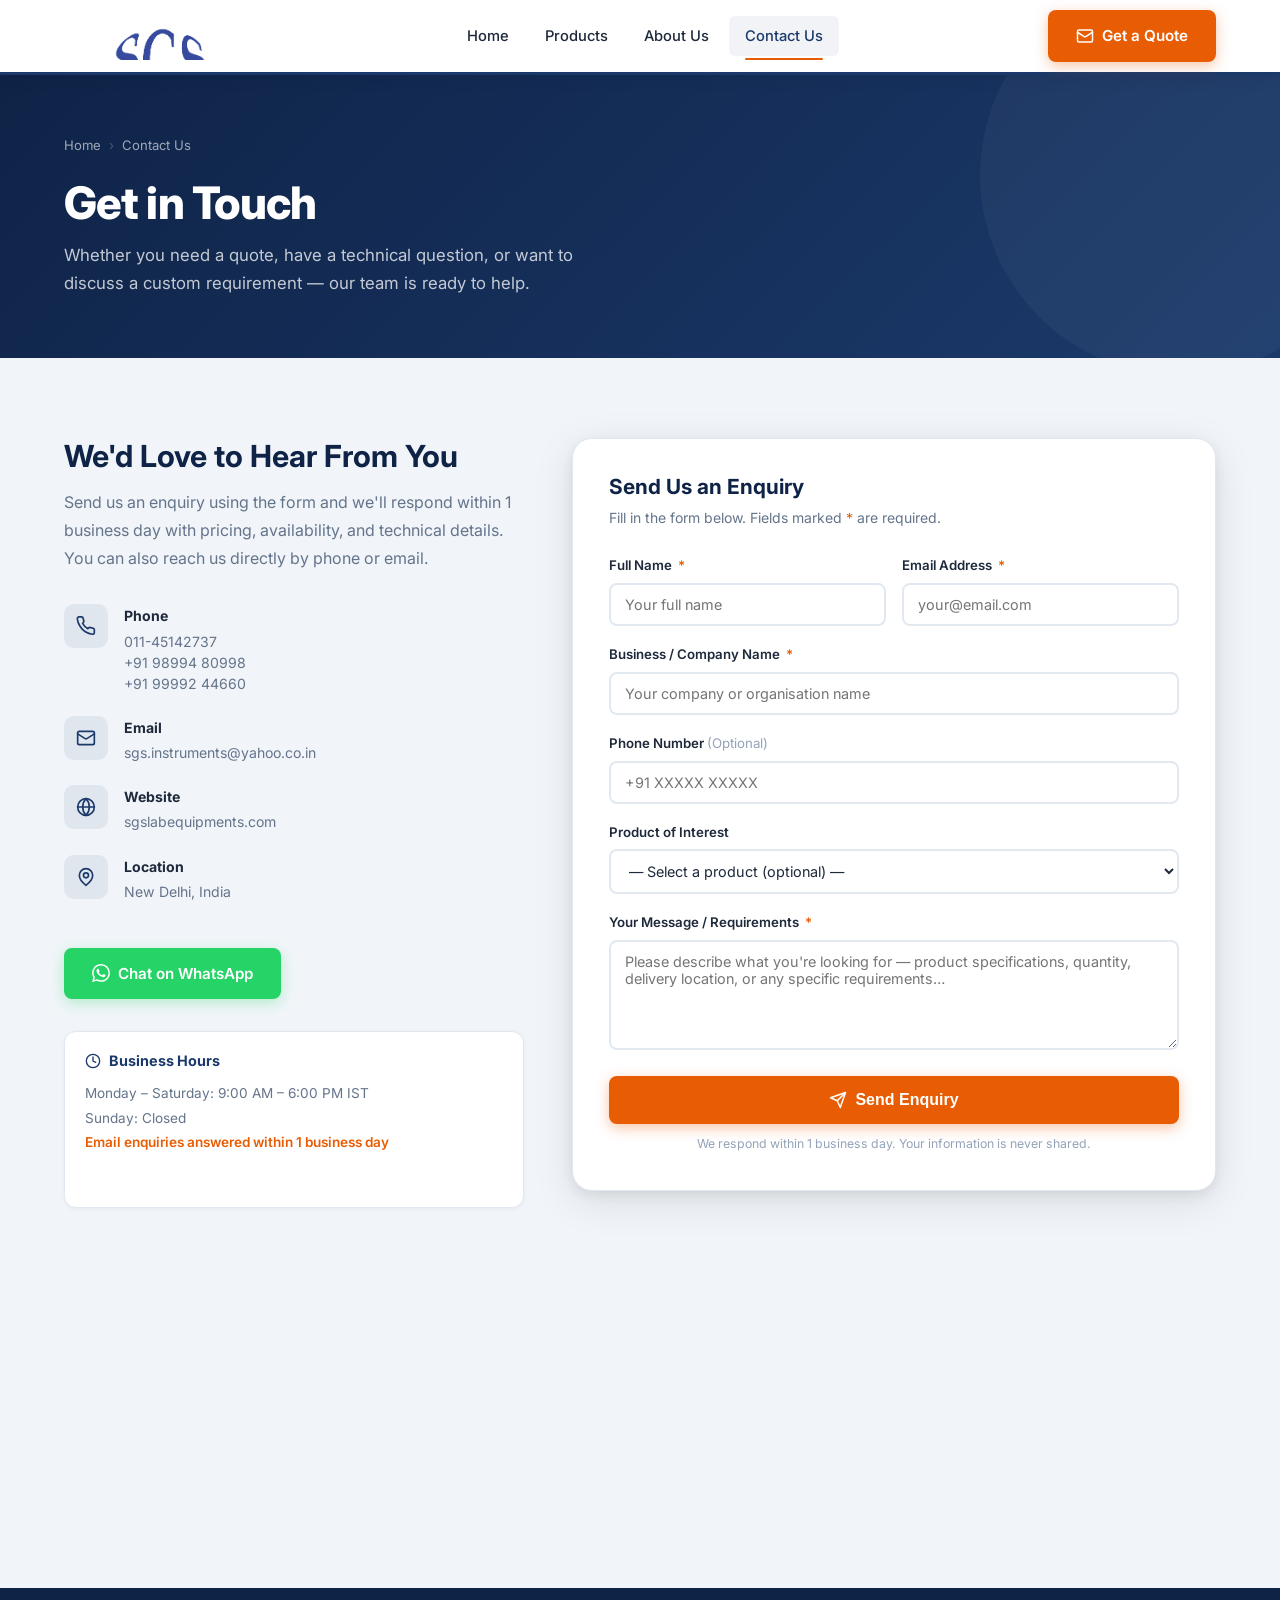
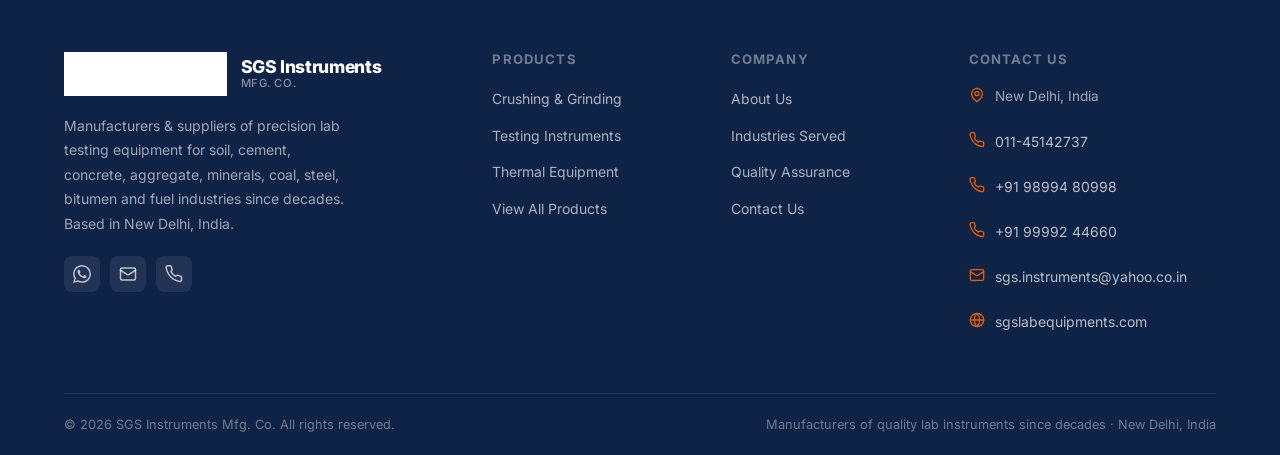
<file: contact.html>
<!DOCTYPE html>
<html lang="en">
<head>
  <meta charset="UTF-8">
  <meta name="viewport" content="width=device-width, initial-scale=1.0">
  <title>Contact Us | SGS Instruments Mfg. Co. — New Delhi, India</title>
  <meta name="description" content="Contact SGS Instruments Mfg. Co. for lab testing equipment enquiries, pricing and availability. Phone: 011-45142737 | +91 98994 80998. Email: sgs.instruments@yahoo.co.in. New Delhi, India.">
  <meta name="keywords" content="SGS instruments contact, lab equipment supplier Delhi contact, testing equipment enquiry India">
  <meta name="robots" content="index, follow">
  <link rel="canonical" href="https://sgsinstruments.com/contact.html">
  <link rel="preconnect" href="https://fonts.googleapis.com">
  <link rel="preconnect" href="https://fonts.gstatic.com" crossorigin>
  <link href="https://fonts.googleapis.com/css2?family=Inter:wght@400;500;600;700;800&display=swap" rel="stylesheet">
  <link rel="stylesheet" href="css/style.css">
  <!-- Structured Data for contact -->
  <script type="application/ld+json">
  {
    "@context": "https://schema.org",
    "@type": "ContactPage",
    "name": "Contact SGS Instruments",
    "description": "Send an enquiry to SGS Instruments Mfg. Co.",
    "url": "https://sgsinstruments.com/contact.html",
    "mainEntity": {
      "@type": "Organization",
      "name": "SGS Instruments Mfg. Co.",
      "telephone": ["+91-11-45142737", "+91-9899480998", "+91-9999244660"],
      "email": "sgs.instruments@yahoo.co.in",
      "address": { "@type": "PostalAddress", "addressLocality": "New Delhi", "addressCountry": "IN" }
    }
  }
  </script>
</head>
<body>

<header id="site-header">
  <div class="container">
    <div class="header-inner">
      <a href="index.html" class="logo-wrap">
        <img src="images/sgs-logo.png" alt="SGS Instruments Logo" class="logo-img" onerror="this.style.display='none'">
      </a>
      <nav class="main-nav" id="main-nav">
        <a href="index.html">Home</a>
        <a href="products.html">Products</a>
        <a href="about.html">About Us</a>
        <a href="contact.html">Contact Us</a>
      </nav>
      <div class="header-cta">
        <a href="contact.html" class="btn btn-primary">
          <svg width="18" height="18" viewBox="0 0 24 24" fill="none" stroke="currentColor" stroke-width="2" stroke-linecap="round" stroke-linejoin="round"><rect width="20" height="16" x="2" y="4" rx="2"/><path d="m22 7-8.97 5.7a1.94 1.94 0 0 1-2.06 0L2 7"/></svg> Get a Quote
        </a>
      </div>
      <button class="nav-toggle" id="nav-toggle" aria-label="Toggle menu">
        <span></span><span></span><span></span>
      </button>
    </div>
    <div class="mobile-menu" id="mobile-menu">
      <a href="index.html">Home</a>
      <a href="products.html">Products</a>
      <a href="about.html">About Us</a>
      <a href="contact.html">Contact Us</a>
      <a href="contact.html" class="btn btn-primary">Get a Quote</a>
    </div>
  </div>
</header>

<!-- PAGE HERO -->
<section class="page-hero">
  <div class="container" style="position:relative;z-index:1">
    <div class="breadcrumb">
      <a href="index.html">Home</a>
      <span class="breadcrumb-sep">›</span>
      <span>Contact Us</span>
    </div>
    <h1>Get in Touch</h1>
    <p>Whether you need a quote, have a technical question, or want to discuss a custom requirement — our team is ready to help.</p>
  </div>
</section>

<!-- CONTACT SECTION -->
<section class="section">
  <div class="container">
    <div class="contact-layout">

      <!-- Left: Contact Info -->
      <div class="contact-info">
        <h2>We'd Love to Hear From You</h2>
        <p>Send us an enquiry using the form and we'll respond within 1 business day with pricing, availability, and technical details. You can also reach us directly by phone or email.</p>

        <div class="contact-detail">
          <div class="detail-icon">
            <svg width="20" height="20" viewBox="0 0 24 24" fill="none" stroke="#1B3A6B" stroke-width="2" stroke-linecap="round" stroke-linejoin="round"><path d="M22 16.92v3a2 2 0 0 1-2.18 2 19.79 19.79 0 0 1-8.63-3.07A19.5 19.5 0 0 1 4.69 12 19.79 19.79 0 0 1 1.61 3.35 2 2 0 0 1 3.59 1h3a2 2 0 0 1 2 1.72 12.84 12.84 0 0 0 .7 2.81 2 2 0 0 1-.45 2.11L7.91 8.96a16 16 0 0 0 6.29 6.29l.95-.95a2 2 0 0 1 2.11-.45 12.84 12.84 0 0 0 2.81.7A2 2 0 0 1 22 16.92z"/></svg>
          </div>
          <div class="detail-text">
            <strong>Phone</strong>
            <a href="tel:01145142737">011-45142737</a>
            <a href="tel:+919899480998">+91 98994 80998</a>
            <a href="tel:+919999244660">+91 99992 44660</a>
          </div>
        </div>

        <div class="contact-detail">
          <div class="detail-icon">
            <svg width="20" height="20" viewBox="0 0 24 24" fill="none" stroke="#1B3A6B" stroke-width="2" stroke-linecap="round" stroke-linejoin="round"><rect width="20" height="16" x="2" y="4" rx="2"/><path d="m22 7-8.97 5.7a1.94 1.94 0 0 1-2.06 0L2 7"/></svg>
          </div>
          <div class="detail-text">
            <strong>Email</strong>
            <a href="mailto:sgs.instruments@yahoo.co.in">sgs.instruments@yahoo.co.in</a>
          </div>
        </div>

        <div class="contact-detail">
          <div class="detail-icon">
            <svg width="20" height="20" viewBox="0 0 24 24" fill="none" stroke="#1B3A6B" stroke-width="2" stroke-linecap="round" stroke-linejoin="round"><circle cx="12" cy="12" r="10"/><path d="M12 2a14.5 14.5 0 0 0 0 20 14.5 14.5 0 0 0 0-20"/><path d="M2 12h20"/></svg>
          </div>
          <div class="detail-text">
            <strong>Website</strong>
            <a href="https://sgslabequipments.com" target="_blank" rel="noopener">sgslabequipments.com</a>
          </div>
        </div>

        <div class="contact-detail">
          <div class="detail-icon">
            <svg width="20" height="20" viewBox="0 0 24 24" fill="none" stroke="#1B3A6B" stroke-width="2" stroke-linecap="round" stroke-linejoin="round"><path d="M20 10c0 6-8 12-8 12s-8-6-8-12a8 8 0 0 1 16 0Z"/><circle cx="12" cy="10" r="3"/></svg>
          </div>
          <div class="detail-text">
            <strong>Location</strong>
            <span>New Delhi, India</span>
          </div>
        </div>

        <!-- WhatsApp CTA -->
        <a href="https://wa.me/919899480998?text=Hello%2C%20I%20am%20interested%20in%20SGS%20Instruments%20products.%20Please%20share%20details."
           target="_blank" rel="noopener"
           class="btn btn-primary" style="margin-top:24px; background:#25D366; box-shadow: 0 4px 14px rgba(37,211,102,0.3);">
          <svg width="18" height="18" viewBox="0 0 24 24" fill="currentColor"><path d="M17.472 14.382c-.297-.149-1.758-.867-2.03-.967-.273-.099-.471-.148-.67.15-.197.297-.767.966-.94 1.164-.173.199-.347.223-.644.075-.297-.15-1.255-.463-2.39-1.475-.883-.788-1.48-1.761-1.653-2.059-.173-.297-.018-.458.13-.606.134-.133.298-.347.446-.52.149-.174.198-.298.298-.497.099-.198.05-.371-.025-.52-.075-.149-.669-1.612-.916-2.207-.242-.579-.487-.5-.669-.51-.173-.008-.371-.01-.57-.01-.198 0-.52.074-.792.372-.272.297-1.04 1.016-1.04 2.479 0 1.462 1.065 2.875 1.213 3.074.149.198 2.096 3.2 5.077 4.487.709.306 1.262.489 1.694.625.712.227 1.36.195 1.871.118.571-.085 1.758-.719 2.006-1.413.248-.694.248-1.289.173-1.413-.074-.124-.272-.198-.57-.347m-5.421 7.403h-.004a9.87 9.87 0 0 1-5.031-1.378l-.361-.214-3.741.982.998-3.648-.235-.374a9.86 9.86 0 0 1-1.51-5.26c.001-5.45 4.436-9.884 9.888-9.884 2.64 0 5.122 1.03 6.988 2.898a9.825 9.825 0 0 1 2.893 6.994c-.003 5.45-4.437 9.884-9.885 9.884m8.413-18.297A11.815 11.815 0 0 0 12.05 0C5.495 0 .16 5.335.157 11.892c0 2.096.547 4.142 1.588 5.945L.057 24l6.305-1.654a11.882 11.882 0 0 0 5.683 1.448h.005c6.554 0 11.890-5.335 11.893-11.893a11.821 11.821 0 0 0-3.48-8.413z"/></svg>
          Chat on WhatsApp
        </a>

        <!-- Business hours info -->
        <div style="margin-top:32px; padding:20px; background:white; border-radius:12px; border:1px solid #E2E8F0; box-shadow:0 1px 4px rgba(0,0,0,0.05);">
          <h4 style="font-size:0.9rem; font-weight:700; color:#1B3A6B; margin-bottom:12px; display:flex; align-items:center; gap:8px;">
            <svg width="16" height="16" viewBox="0 0 24 24" fill="none" stroke="#1B3A6B" stroke-width="2" stroke-linecap="round" stroke-linejoin="round"><circle cx="12" cy="12" r="10"/><polyline points="12 6 12 12 16 14"/></svg>
            Business Hours
          </h4>
          <p style="font-size:0.85rem; color:#64748B; line-height:1.8;">
            Monday – Saturday: 9:00 AM – 6:00 PM IST<br>
            Sunday: Closed<br>
            <span style="color:#E85D04; font-weight:600;">Email enquiries answered within 1 business day</span>
          </p>
        </div>
      </div>

      <!-- Right: Contact Form -->
      <div class="contact-form-card">
        <h3>Send Us an Enquiry</h3>
        <p class="sub">Fill in the form below. Fields marked <span style="color:#E85D04">*</span> are required.</p>

        <!-- Replace YOUR_FORM_ID with your Formspree form ID -->
        <form id="main-contact-form" action="https://formspree.io/f/xwvrjdjv" method="POST">
          <input type="hidden" name="_subject" value="New Website Enquiry — SGS Instruments">

          <div class="form-row">
            <div class="form-group">
              <label for="c-name">Full Name <span class="required">*</span></label>
              <input type="text" id="c-name" name="name" placeholder="Your full name" required autocomplete="name">
            </div>
            <div class="form-group">
              <label for="c-email">Email Address <span class="required">*</span></label>
              <input type="email" id="c-email" name="email" placeholder="your@email.com" required autocomplete="email">
            </div>
          </div>

          <div class="form-group">
            <label for="c-business">Business / Company Name <span class="required">*</span></label>
            <input type="text" id="c-business" name="business_name" placeholder="Your company or organisation name" required autocomplete="organization">
          </div>

          <div class="form-group">
            <label for="c-phone">Phone Number <span style="color:#94A3B8;font-weight:400;">(Optional)</span></label>
            <input type="tel" id="c-phone" name="phone" placeholder="+91 XXXXX XXXXX" autocomplete="tel">
          </div>

          <div class="form-group">
            <label for="c-product">Product of Interest</label>
            <select id="c-product" name="product_interest">
              <option value="">— Select a product (optional) —</option>
              <optgroup label="Crushing &amp; Grinding">
                <option>Laboratory Jaw Crusher</option>
                <option>Lab Roll Crusher</option>
                <option>Lab Pulverizer</option>
                <option>Lab Coal Pulverizer (Hammer Type)</option>
                <option>Raymond Mini Mill</option>
                <option>Laboratory Ball Mill</option>
              </optgroup>
              <optgroup label="Testing Instruments">
                <option>Abrasive Index Machine</option>
                <option>HGI Machine</option>
                <option>Proving Ring</option>
                <option>Rotap Sieve Shaker</option>
                <option>Coal Mill Fineness Sample Collector</option>
              </optgroup>
              <optgroup label="Thermal Equipment">
                <option>Laboratory Muffle Furnace</option>
                <option>Laboratory Hot Air Oven</option>
              </optgroup>
              <option value="multiple">Multiple Products / General Enquiry</option>
            </select>
          </div>

          <div class="form-group">
            <label for="c-message">Your Message / Requirements <span class="required">*</span></label>
            <textarea id="c-message" name="message" placeholder="Please describe what you're looking for — product specifications, quantity, delivery location, or any specific requirements…" required></textarea>
          </div>

          <button type="submit" class="btn btn-primary" style="width:100%;justify-content:center;padding:15px;font-size:1rem;">
            <svg width="18" height="18" viewBox="0 0 24 24" fill="none" stroke="currentColor" stroke-width="2" stroke-linecap="round" stroke-linejoin="round"><line x1="22" x2="11" y1="2" y2="13"/><polygon points="22 2 15 22 11 13 2 9 22 2"/></svg>
            Send Enquiry
          </button>
          <p style="font-size:0.77rem;color:#94A3B8;text-align:center;margin-top:10px;">We respond within 1 business day. Your information is never shared.</p>
        </form>

        <div class="form-success">
          <div class="success-icon">
            <svg width="28" height="28" viewBox="0 0 24 24" fill="none" stroke="#16A34A" stroke-width="3" stroke-linecap="round" stroke-linejoin="round"><polyline points="20 6 9 17 4 12"/></svg>
          </div>
          <h3>Message Sent!</h3>
          <p>Thank you for contacting SGS Instruments. Our team will get back to you within 1 business day.</p>
        </div>
      </div>

    </div>
  </div>
</section>

<!-- MAP -->
<div class="map-section">
  <iframe
    src="https://www.google.com/maps/embed?pb=!1m18!1m12!1m3!1d224346.51403582578!2d76.81307029355638!3d28.527252038153044!2m3!1f0!2f0!3f0!3m2!1i1024!2i768!4f13.1!3m3!1m2!1s0x390cfd5b347eb62d%3A0x37205b715389640!2sNew%20Delhi%2C%20Delhi!5e0!3m2!1sen!2sin!4v1710000000000!5m2!1sen!2sin"
    allowfullscreen=""
    loading="lazy"
    referrerpolicy="no-referrer-when-downgrade"
    title="SGS Instruments location — New Delhi, India">
  </iframe>
</div>

<footer id="site-footer"></footer>

<script src="js/products-data.js"></script>
<script src="js/app.js"></script>
<script>
document.addEventListener('DOMContentLoaded', () => {
  initContactForm('main-contact-form');
});
</script>
</body>
</html>
</file>
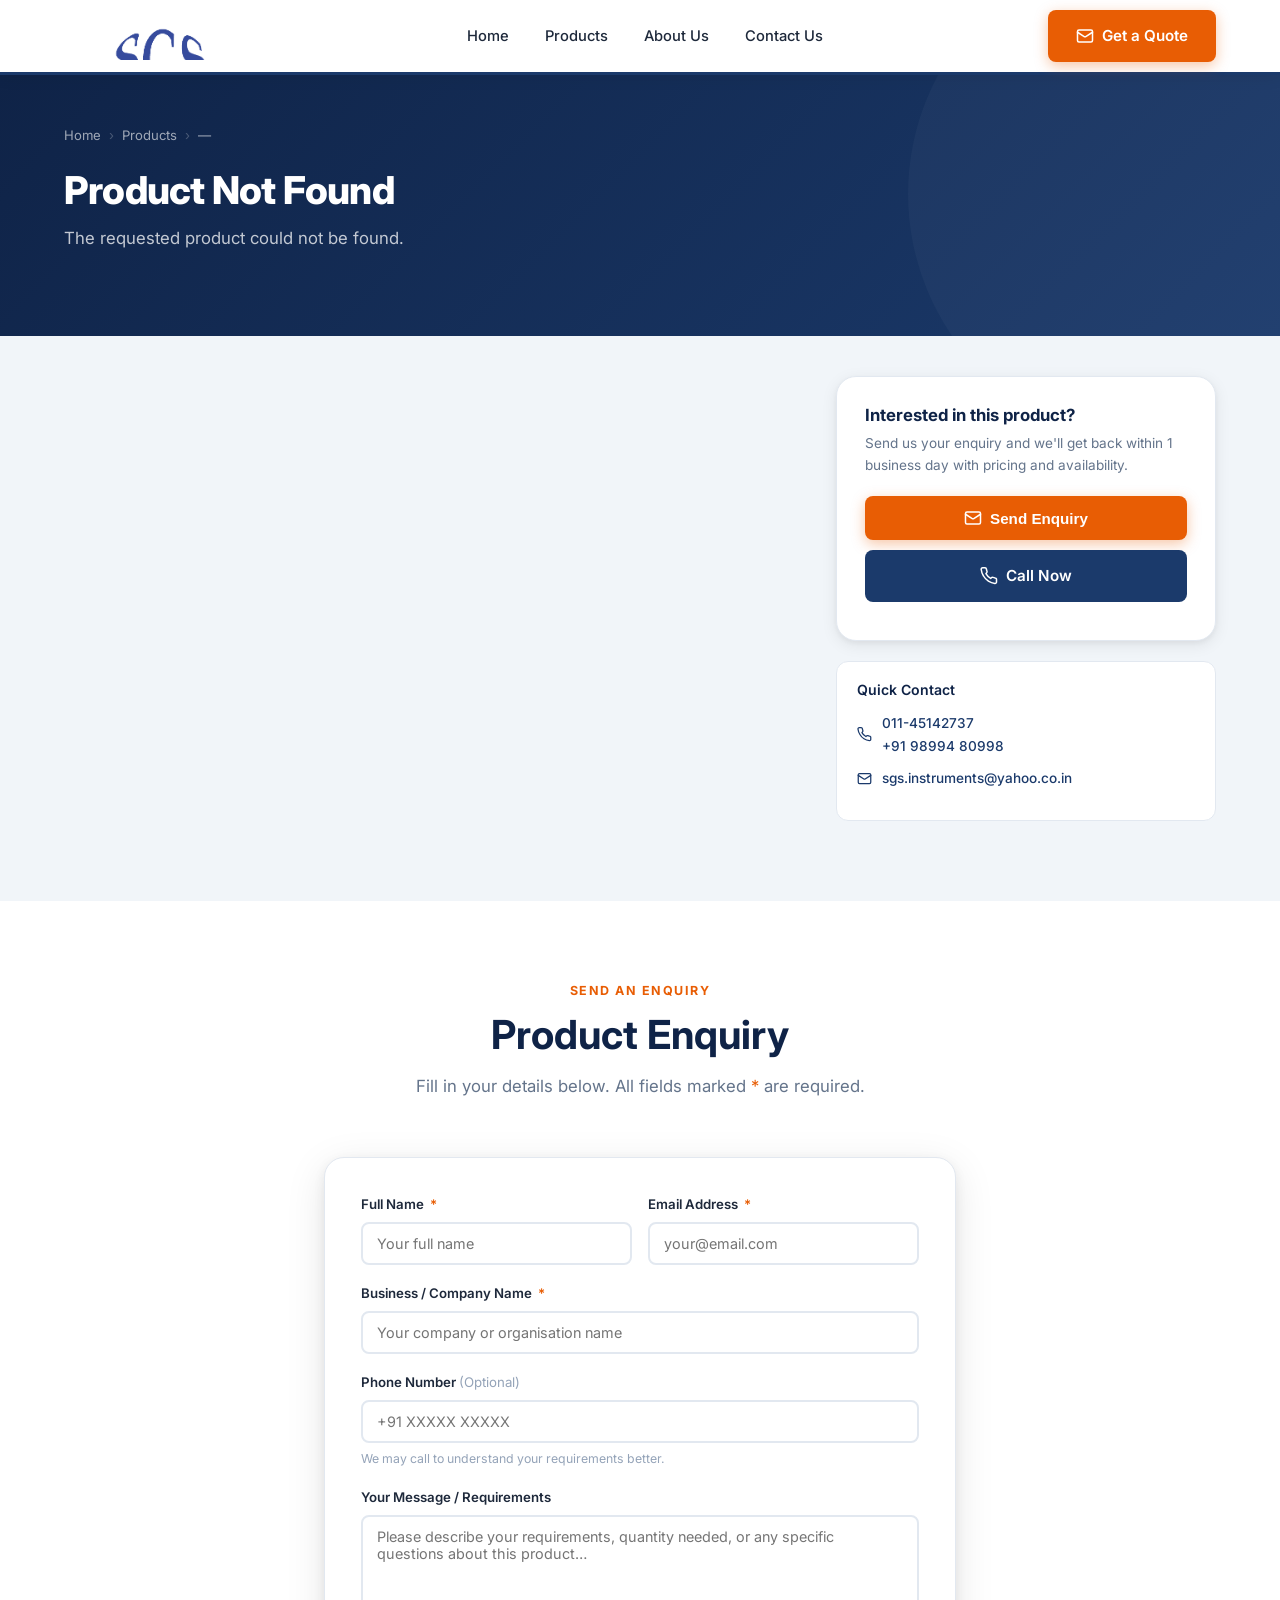
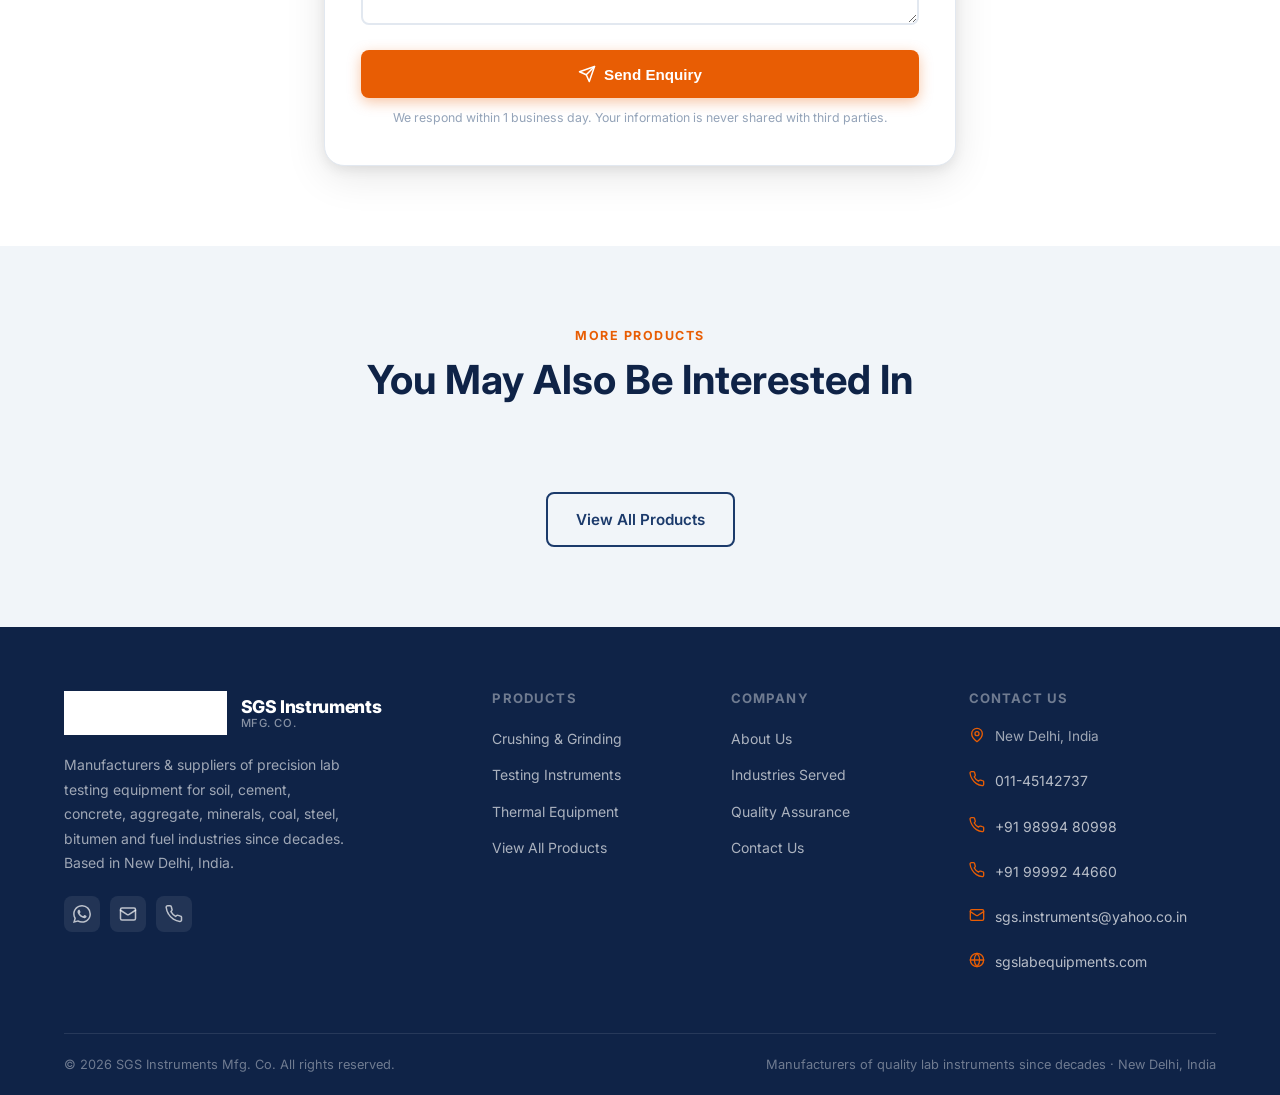
<file: product.html>
<!DOCTYPE html>
<html lang="en">
<head>
  <meta charset="UTF-8">
  <meta name="viewport" content="width=device-width, initial-scale=1.0">
  <!-- Meta tags are set dynamically by JS below -->
  <title>Product | SGS Instruments</title>
  <link rel="preconnect" href="https://fonts.googleapis.com">
  <link rel="preconnect" href="https://fonts.gstatic.com" crossorigin>
  <link href="https://fonts.googleapis.com/css2?family=Inter:wght@400;500;600;700;800&display=swap" rel="stylesheet">
  <link rel="stylesheet" href="css/style.css">
</head>
<body>

<header id="site-header">
  <div class="container">
    <div class="header-inner">
      <a href="index.html" class="logo-wrap">
        <img src="images/sgs-logo.png" alt="SGS Instruments Logo" class="logo-img" onerror="this.style.display='none'">
      </a>
      <nav class="main-nav" id="main-nav">
        <a href="index.html">Home</a>
        <a href="products.html">Products</a>
        <a href="about.html">About Us</a>
        <a href="contact.html">Contact Us</a>
      </nav>
      <div class="header-cta">
        <a href="contact.html" class="btn btn-primary">
          <svg width="18" height="18" viewBox="0 0 24 24" fill="none" stroke="currentColor" stroke-width="2" stroke-linecap="round" stroke-linejoin="round"><rect width="20" height="16" x="2" y="4" rx="2"/><path d="m22 7-8.97 5.7a1.94 1.94 0 0 1-2.06 0L2 7"/></svg> Get a Quote
        </a>
      </div>
      <button class="nav-toggle" id="nav-toggle" aria-label="Toggle menu">
        <span></span><span></span><span></span>
      </button>
    </div>
    <div class="mobile-menu" id="mobile-menu">
      <a href="index.html">Home</a>
      <a href="products.html">Products</a>
      <a href="about.html">About Us</a>
      <a href="contact.html">Contact Us</a>
      <a href="contact.html" class="btn btn-primary">Get a Quote</a>
    </div>
  </div>
</header>

<!-- PRODUCT HERO (populated by JS) -->
<section class="product-hero" id="product-hero">
  <div class="container" style="position:relative;z-index:1">
    <div class="breadcrumb">
      <a href="index.html">Home</a>
      <span class="breadcrumb-sep">›</span>
      <a href="products.html">Products</a>
      <span class="breadcrumb-sep">›</span>
      <span id="breadcrumb-name">—</span>
    </div>
    <div id="product-hero-cat" style="margin-bottom:12px;"></div>
    <h1 id="product-title">Loading…</h1>
    <p class="tagline" id="product-tagline"></p>
    <div class="product-hero-meta" id="product-meta"></div>
  </div>
</section>

<!-- PRODUCT BODY -->
<div style="background:#F1F5F9;">
  <div class="container">
    <div class="product-layout" id="product-layout">

      <!-- Left col: content -->
      <div class="product-content" id="product-content">
        <!-- Populated by JS -->
      </div>

      <!-- Right col: sticky enquiry card -->
      <div class="product-side" id="product-side">
        <div class="enquiry-card">
          <h3>Interested in this product?</h3>
          <p>Send us your enquiry and we'll get back within 1 business day with pricing and availability.</p>
          <button class="btn btn-primary" onclick="document.getElementById('enquiry-form-section').scrollIntoView({behavior:'smooth'})">
            <svg width="18" height="18" viewBox="0 0 24 24" fill="none" stroke="currentColor" stroke-width="2" stroke-linecap="round" stroke-linejoin="round"><rect width="20" height="16" x="2" y="4" rx="2"/><path d="m22 7-8.97 5.7a1.94 1.94 0 0 1-2.06 0L2 7"/></svg>
            Send Enquiry
          </button>
          <a href="tel:+919899480998" class="btn btn-secondary" style="margin-top:0;">
            <svg width="18" height="18" viewBox="0 0 24 24" fill="none" stroke="currentColor" stroke-width="2" stroke-linecap="round" stroke-linejoin="round"><path d="M22 16.92v3a2 2 0 0 1-2.18 2 19.79 19.79 0 0 1-8.63-3.07A19.5 19.5 0 0 1 4.69 12 19.79 19.79 0 0 1 1.61 3.35 2 2 0 0 1 3.59 1h3a2 2 0 0 1 2 1.72 12.84 12.84 0 0 0 .7 2.81 2 2 0 0 1-.45 2.11L7.91 8.96a16 16 0 0 0 6.29 6.29l.95-.95a2 2 0 0 1 2.11-.45 12.84 12.84 0 0 0 2.81.7A2 2 0 0 1 22 16.92z"/></svg>
            Call Now
          </a>
        </div>
        <div class="contact-quick">
          <h4>Quick Contact</h4>
          <div class="contact-item">
            <svg width="15" height="15" viewBox="0 0 24 24" fill="none" stroke="currentColor" stroke-width="2" stroke-linecap="round" stroke-linejoin="round"><path d="M22 16.92v3a2 2 0 0 1-2.18 2 19.79 19.79 0 0 1-8.63-3.07A19.5 19.5 0 0 1 4.69 12 19.79 19.79 0 0 1 1.61 3.35 2 2 0 0 1 3.59 1h3a2 2 0 0 1 2 1.72 12.84 12.84 0 0 0 .7 2.81 2 2 0 0 1-.45 2.11L7.91 8.96a16 16 0 0 0 6.29 6.29l.95-.95a2 2 0 0 1 2.11-.45 12.84 12.84 0 0 0 2.81.7A2 2 0 0 1 22 16.92z"/></svg>
            <div><a href="tel:01145142737">011-45142737</a><br><a href="tel:+919899480998">+91 98994 80998</a></div>
          </div>
          <div class="contact-item">
            <svg width="15" height="15" viewBox="0 0 24 24" fill="none" stroke="currentColor" stroke-width="2" stroke-linecap="round" stroke-linejoin="round"><rect width="20" height="16" x="2" y="4" rx="2"/><path d="m22 7-8.97 5.7a1.94 1.94 0 0 1-2.06 0L2 7"/></svg>
            <a href="mailto:sgs.instruments@yahoo.co.in">sgs.instruments@yahoo.co.in</a>
          </div>
        </div>
      </div>

    </div>
  </div>
</div>

<!-- ENQUIRY FORM SECTION -->
<section class="section bg-white" id="enquiry-form-section">
  <div class="container" style="max-width:680px;">
    <div class="section-header">
      <p class="eyebrow">Send an Enquiry</p>
      <h2 id="form-product-name">Product Enquiry</h2>
      <p>Fill in your details below. All fields marked <span style="color:#E85D04">*</span> are required.</p>
    </div>

    <div class="contact-form-card" style="max-width:100%;">
      <!-- Replace YOUR_FORM_ID with your Formspree form ID after signing up at formspree.io -->
      <form id="product-enquiry-form" action="https://formspree.io/f/xwvrjdjv" method="POST">
        <input type="hidden" name="product" id="form-hidden-product">
        <input type="hidden" name="_subject" id="form-subject">

        <div class="form-row">
          <div class="form-group">
            <label for="pe-name">Full Name <span class="required">*</span></label>
            <input type="text" id="pe-name" name="name" placeholder="Your full name" required autocomplete="name">
          </div>
          <div class="form-group">
            <label for="pe-email">Email Address <span class="required">*</span></label>
            <input type="email" id="pe-email" name="email" placeholder="your@email.com" required autocomplete="email">
          </div>
        </div>
        <div class="form-group">
          <label for="pe-business">Business / Company Name <span class="required">*</span></label>
          <input type="text" id="pe-business" name="business_name" placeholder="Your company or organisation name" required autocomplete="organization">
        </div>
        <div class="form-group">
          <label for="pe-phone">Phone Number <span style="color:#94A3B8;font-weight:400;">(Optional)</span></label>
          <input type="tel" id="pe-phone" name="phone" placeholder="+91 XXXXX XXXXX" autocomplete="tel">
          <p class="form-note">We may call to understand your requirements better.</p>
        </div>
        <div class="form-group">
          <label for="pe-message">Your Message / Requirements</label>
          <textarea id="pe-message" name="message" placeholder="Please describe your requirements, quantity needed, or any specific questions about this product…"></textarea>
        </div>
        <button type="submit" class="btn btn-primary" style="width:100%;justify-content:center;padding:15px;">
          <svg width="18" height="18" viewBox="0 0 24 24" fill="none" stroke="currentColor" stroke-width="2" stroke-linecap="round" stroke-linejoin="round"><line x1="22" x2="11" y1="2" y2="13"/><polygon points="22 2 15 22 11 13 2 9 22 2"/></svg>
          Send Enquiry
        </button>
        <p style="font-size:0.77rem;color:#94A3B8;text-align:center;margin-top:10px;">We respond within 1 business day. Your information is never shared with third parties.</p>
      </form>
      <div class="form-success">
        <div class="success-icon">
          <svg width="28" height="28" viewBox="0 0 24 24" fill="none" stroke="#16A34A" stroke-width="3" stroke-linecap="round" stroke-linejoin="round"><polyline points="20 6 9 17 4 12"/></svg>
        </div>
        <h3>Enquiry Sent Successfully!</h3>
        <p>Thank you for your interest. Our team will contact you within 1 business day with pricing and availability details.</p>
        <a href="products.html" class="btn btn-ghost" style="margin-top:20px;">Browse More Products</a>
      </div>
    </div>
  </div>
</section>

<!-- RELATED PRODUCTS -->
<section class="section" id="related-section">
  <div class="container">
    <div class="section-header">
      <p class="eyebrow">More Products</p>
      <h2>You May Also Be Interested In</h2>
    </div>
    <div class="products-grid" id="related-grid" style="grid-template-columns: repeat(4, 1fr);"></div>
    <div style="text-align:center;margin-top:32px;">
      <a href="products.html" class="btn btn-ghost">View All Products</a>
    </div>
  </div>
</section>

<footer id="site-footer"></footer>

<script src="js/products-data.js"></script>
<script src="js/app.js"></script>
<script>
document.addEventListener('DOMContentLoaded', () => {
  const params = new URLSearchParams(window.location.search);
  const id = params.get('id');
  const product = PRODUCTS.find(p => p.id === id);

  if (!product) {
    document.getElementById('product-title').textContent = 'Product Not Found';
    document.getElementById('product-tagline').textContent = 'The requested product could not be found.';
    return;
  }

  // --- Update SEO meta tags ---
  document.title = `${product.name} | SGS Instruments — Lab Equipment Manufacturer, Delhi`;
  document.querySelector('meta[name="description"]') || document.head.appendChild(Object.assign(document.createElement('meta'), {name:'description'}));
  document.querySelector('meta[name="description"]').content =
    `${product.shortDesc} Manufactured by SGS Instruments Mfg. Co., New Delhi. HSN Code: ${product.hsnCode}.`;

  // --- Structured Data for product ---
  const ld = document.createElement('script');
  ld.type = 'application/ld+json';
  ld.textContent = JSON.stringify({
    "@context": "https://schema.org",
    "@type": "Product",
    "name": product.name,
    "description": product.shortDesc,
    "image": `https://sgsinstruments.com/${product.image}`,
    "sku": product.models[0]?.modelNo || product.id,
    "brand": { "@type": "Brand", "name": "SGS Instruments" },
    "manufacturer": { "@type": "Organization", "name": "SGS Instruments Mfg. Co." },
    "offers": { "@type": "Offer", "availability": "https://schema.org/InStock", "priceCurrency": "INR", "seller": { "@type": "Organization", "name": "SGS Instruments Mfg. Co." } }
  });
  document.head.appendChild(ld);

  // --- Hero ---
  document.getElementById('breadcrumb-name').textContent = product.name;
  document.getElementById('product-hero-cat').innerHTML =
    `<span class="meta-chip"><svg width="12" height="12" viewBox="0 0 24 24" fill="none" stroke="#FDBA74" stroke-width="2" stroke-linecap="round" stroke-linejoin="round"><path d="M12 2H2v10l9.29 9.29c.94.94 2.48.94 3.42 0l6.58-6.58c.94-.94.94-2.48 0-3.42L12 2Z"/><path d="M7 7h.01"/></svg> ${product.category}</span>`;
  document.getElementById('product-title').textContent = product.name;
  document.getElementById('product-tagline').textContent = product.tagline;
  document.getElementById('product-meta').innerHTML = `
    <span class="meta-chip"><svg width="14" height="14" viewBox="0 0 24 24" fill="none" stroke="#FDBA74" stroke-width="2" stroke-linecap="round" stroke-linejoin="round"><path d="M12 22s8-4 8-10V5l-8-3-8 3v7c0 6 8 10 8 10z"/></svg> HSN Code: ${product.hsnCode}</span>
    <span class="meta-chip"><svg width="14" height="14" viewBox="0 0 24 24" fill="none" stroke="#FDBA74" stroke-width="2" stroke-linecap="round" stroke-linejoin="round"><circle cx="12" cy="12" r="10"/><path d="M12 2a14.5 14.5 0 0 0 0 20 14.5 14.5 0 0 0 0-20"/><path d="M2 12h20"/></svg> Feed Material: ${product.feedMaterial}</span>
    <span class="meta-chip"><svg width="14" height="14" viewBox="0 0 24 24" fill="none" stroke="#FDBA74" stroke-width="2" stroke-linecap="round" stroke-linejoin="round"><path d="M14.7 6.3a1 1 0 0 0 0 1.4l1.6 1.6a1 1 0 0 0 1.4 0l3.77-3.77a6 6 0 0 1-7.94 7.94l-6.91 6.91a2.12 2.12 0 0 1-3-3l6.91-6.91a6 6 0 0 1 7.94-7.94l-3.76 3.76z"/></svg> Made in New Delhi, India</span>
  `;

  // --- Main Content ---
  const modelsHTML = product.models.length > 0 ? `
    <div class="content-card">
      <h2>
        <svg width="18" height="18" viewBox="0 0 24 24" fill="none" stroke="currentColor" stroke-width="2" stroke-linecap="round" stroke-linejoin="round"><line x1="8" x2="21" y1="6" y2="6"/><line x1="8" x2="21" y1="12" y2="12"/><line x1="8" x2="21" y1="18" y2="18"/><line x1="3" x2="3.01" y1="6" y2="6"/><line x1="3" x2="3.01" y1="12" y2="12"/><line x1="3" x2="3.01" y1="18" y2="18"/></svg>
        Models & Specifications
      </h2>
      <div style="overflow-x:auto;">
        <table class="models-table">
          <thead>
            <tr>${product.modelHeaders.map(h => `<th>${h}</th>`).join('')}</tr>
          </thead>
          <tbody>
            ${product.models.map(m => `
              <tr>${Object.values(m).map((v, i) => `<td${i===0?' class="model-no"':''}>${v}</td>`).join('')}</tr>
            `).join('')}
          </tbody>
        </table>
      </div>
    </div>
  ` : '';

  document.getElementById('product-content').innerHTML = `
    <!-- Product Image -->
    <div class="product-main-img">
      <img src="${product.image}" alt="${product.name} — SGS Instruments" loading="eager">
    </div>

    <!-- Description -->
    <div class="content-card">
      <h2>
        <svg width="18" height="18" viewBox="0 0 24 24" fill="none" stroke="currentColor" stroke-width="2" stroke-linecap="round" stroke-linejoin="round"><rect width="8" height="4" x="8" y="2" rx="1" ry="1"/><path d="M16 4h2a2 2 0 0 1 2 2v14a2 2 0 0 1-2 2H6a2 2 0 0 1-2-2V6a2 2 0 0 1 2-2h2"/></svg>
        Product Description
      </h2>
      <p>${product.fullDesc}</p>
    </div>

    <!-- Key Features -->
    <div class="content-card">
      <h2>
        <svg width="18" height="18" viewBox="0 0 24 24" fill="none" stroke="currentColor" stroke-width="2" stroke-linecap="round" stroke-linejoin="round"><circle cx="12" cy="8" r="6"/><path d="M15.477 12.89 17 22l-5-3-5 3 1.523-9.11"/></svg>
        Key Features
      </h2>
      <div class="features-list">
        ${product.keyFeatures.map(f => `
          <div class="feature-item">
            <span class="feature-check">
              <svg width="12" height="12" viewBox="0 0 24 24" fill="none" stroke="#16A34A" stroke-width="3" stroke-linecap="round" stroke-linejoin="round"><polyline points="20 6 9 17 4 12"/></svg>
            </span>
            <span>${f}</span>
          </div>
        `).join('')}
      </div>
    </div>

    ${modelsHTML}

    <!-- Applications -->
    <div class="content-card">
      <h2>
        <svg width="18" height="18" viewBox="0 0 24 24" fill="none" stroke="currentColor" stroke-width="2" stroke-linecap="round" stroke-linejoin="round"><path d="M2 20a2 2 0 0 0 2 2h16a2 2 0 0 0 2-2V8l-7 5V8l-7 5V4a2 2 0 0 0-2-2H4a2 2 0 0 0-2 2Z"/></svg>
        Applications
      </h2>
      <div class="apps-grid">
        ${product.applications.map(a => `
          <span class="app-chip">
            <svg width="13" height="13" viewBox="0 0 24 24" fill="none" stroke="currentColor" stroke-width="2" stroke-linecap="round" stroke-linejoin="round"><polyline points="20 6 9 17 4 12"/></svg>
            ${a}
          </span>
        `).join('')}
      </div>
    </div>
  `;

  // Set form fields
  document.getElementById('form-product-name').textContent = `Enquire About: ${product.name}`;
  document.getElementById('form-hidden-product').value = product.name;
  document.getElementById('form-subject').value = `Enquiry: ${product.name} — SGS Instruments`;

  // --- Related products (same category, excluding current) ---
  const related = PRODUCTS.filter(p => p.id !== product.id && p.category === product.category).slice(0, 4);
  const relGrid = document.getElementById('related-grid');
  if (related.length > 0 && relGrid) {
    relGrid.innerHTML = related.map(p => `
      <a class="product-card" href="product.html?id=${p.id}">
        <div class="card-img">
          <img src="${p.image}" alt="${p.name}" loading="lazy">
          <span class="card-category-badge">${p.category}</span>
        </div>
        <div class="card-body">
          <h3>${p.name}</h3>
          <p>${p.shortDesc}</p>
          <div class="card-footer-row">
            <span class="hsn-tag">HSN: ${p.hsnCode}</span>
            <span class="card-arrow">
              <svg width="14" height="14" viewBox="0 0 24 24" fill="none" stroke="currentColor" stroke-width="2.5" stroke-linecap="round" stroke-linejoin="round"><path d="M5 12h14M12 5l7 7-7 7"/></svg>
            </span>
          </div>
        </div>
      </a>
    `).join('');
  } else {
    document.getElementById('related-section').style.display = 'none';
  }

  // Init form
  initContactForm('product-enquiry-form');
});
</script>
</body>
</html>
</file>
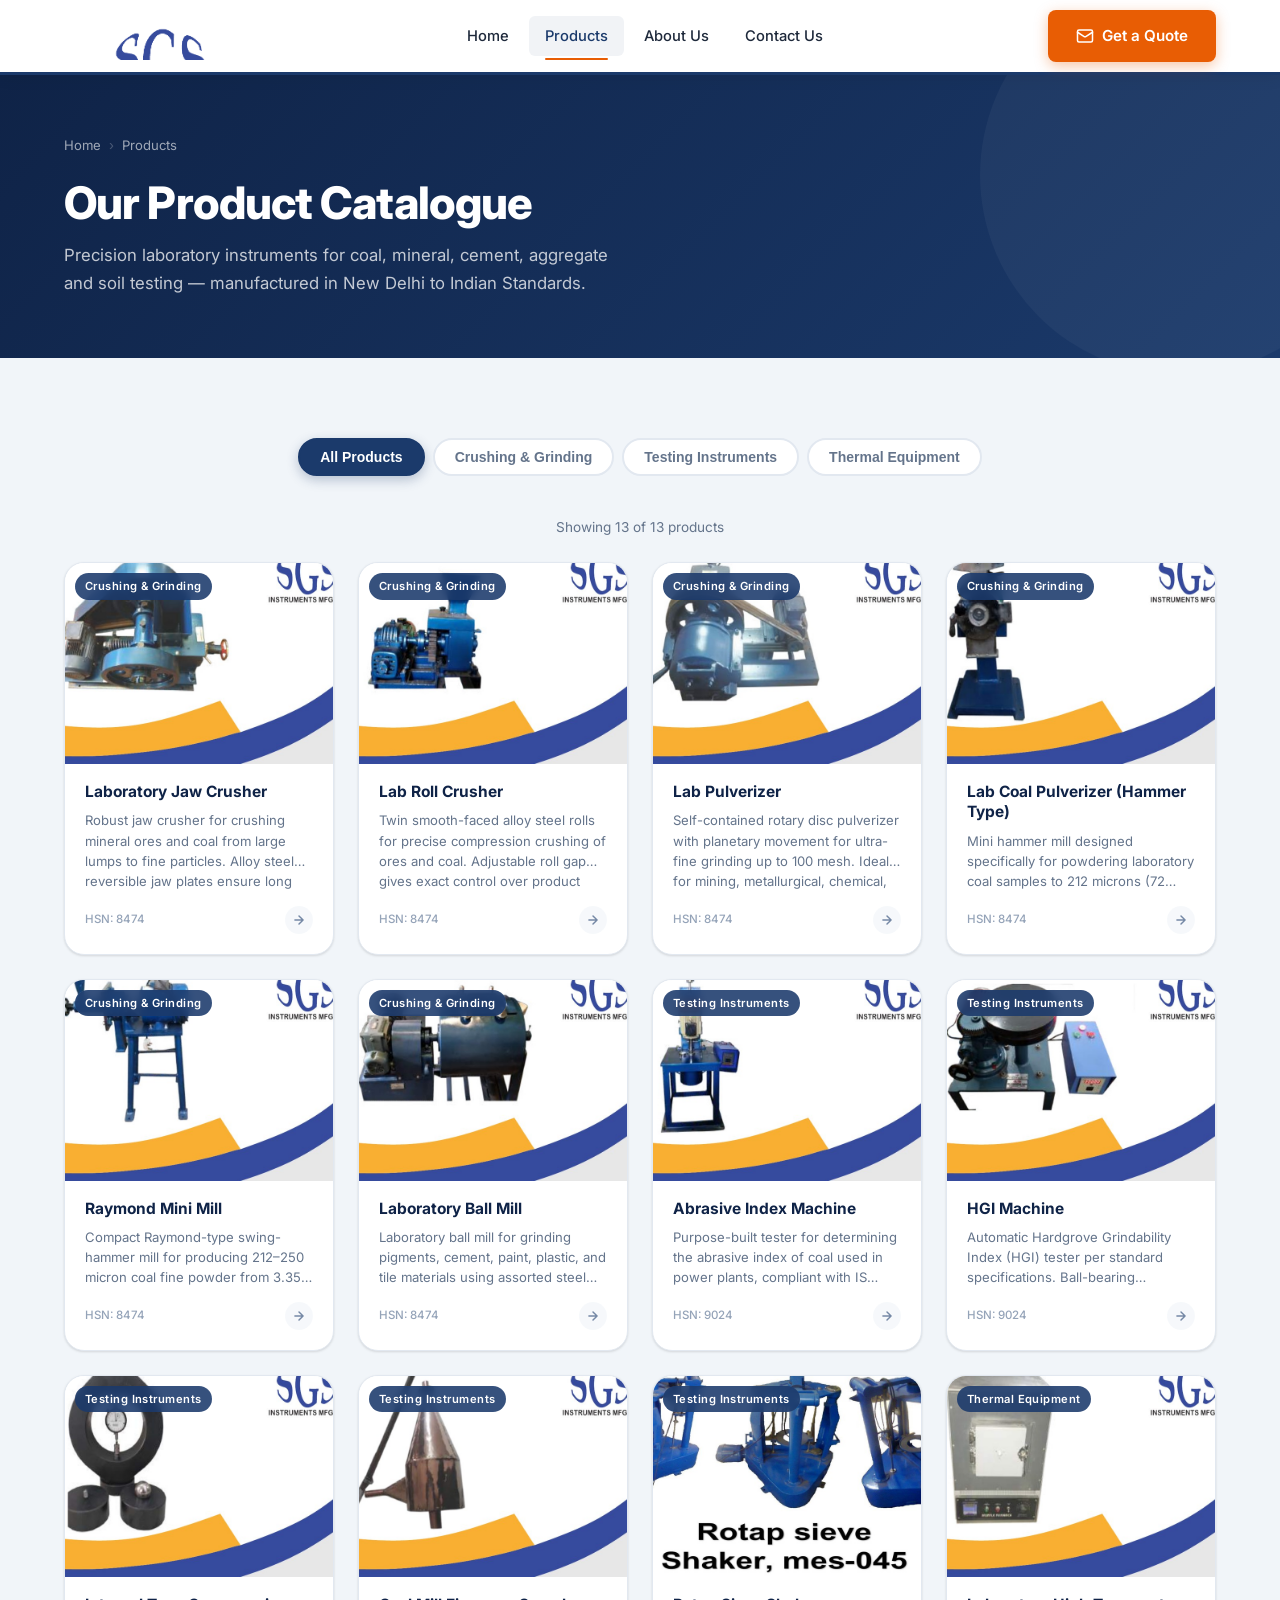
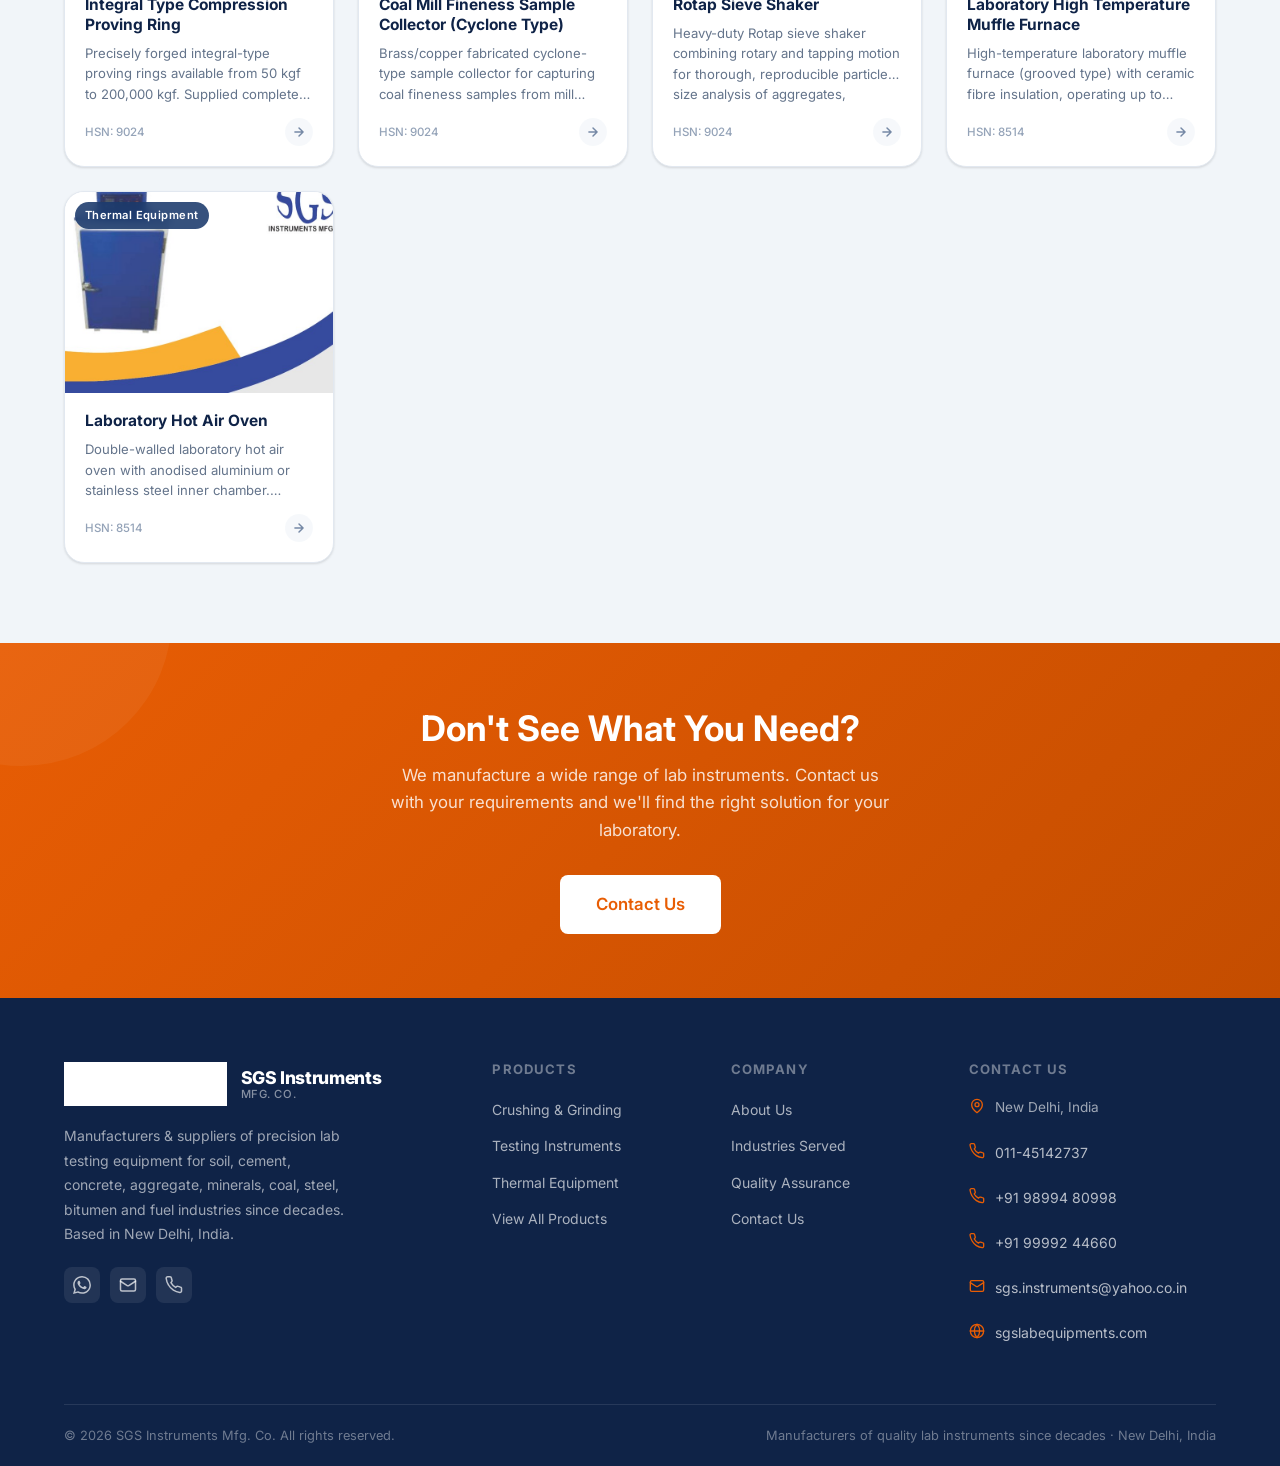
<file: products.html>
<!DOCTYPE html>
<html lang="en">
<head>
  <meta charset="UTF-8">
  <meta name="viewport" content="width=device-width, initial-scale=1.0">
  <title>Products | SGS Instruments — Lab Testing Equipment Manufacturer, Delhi</title>
  <meta name="description" content="Browse SGS Instruments' complete range of laboratory testing equipment: jaw crushers, pulverizers, HGI machines, muffle furnaces, hot air ovens, and more. Manufactured in New Delhi, India.">
  <meta name="keywords" content="lab jaw crusher India, HGI machine manufacturer, lab muffle furnace, coal pulverizer, proving ring, hot air oven laboratory, SGS instruments products">
  <meta name="robots" content="index, follow">
  <link rel="canonical" href="https://sgsinstruments.com/products.html">
  <link rel="preconnect" href="https://fonts.googleapis.com">
  <link rel="preconnect" href="https://fonts.gstatic.com" crossorigin>
  <link href="https://fonts.googleapis.com/css2?family=Inter:wght@400;500;600;700;800&display=swap" rel="stylesheet">
  <link rel="stylesheet" href="css/style.css">
</head>
<body>

<header id="site-header">
  <div class="container">
    <div class="header-inner">
      <a href="index.html" class="logo-wrap">
        <img src="images/sgs-logo.png" alt="SGS Instruments Logo" class="logo-img" onerror="this.style.display='none'">
      </a>
      <nav class="main-nav" id="main-nav">
        <a href="index.html">Home</a>
        <a href="products.html">Products</a>
        <a href="about.html">About Us</a>
        <a href="contact.html">Contact Us</a>
      </nav>
      <div class="header-cta">
        <a href="contact.html" class="btn btn-primary">
          <svg width="18" height="18" viewBox="0 0 24 24" fill="none" stroke="currentColor" stroke-width="2" stroke-linecap="round" stroke-linejoin="round"><rect width="20" height="16" x="2" y="4" rx="2"/><path d="m22 7-8.97 5.7a1.94 1.94 0 0 1-2.06 0L2 7"/></svg> Get a Quote
        </a>
      </div>
      <button class="nav-toggle" id="nav-toggle" aria-label="Toggle menu">
        <span></span><span></span><span></span>
      </button>
    </div>
    <div class="mobile-menu" id="mobile-menu">
      <a href="index.html">Home</a>
      <a href="products.html">Products</a>
      <a href="about.html">About Us</a>
      <a href="contact.html">Contact Us</a>
      <a href="contact.html" class="btn btn-primary">Get a Quote</a>
    </div>
  </div>
</header>

<!-- PAGE HERO -->
<section class="page-hero">
  <div class="container" style="position:relative;z-index:1">
    <div class="breadcrumb">
      <a href="index.html">Home</a>
      <span class="breadcrumb-sep">›</span>
      <span>Products</span>
    </div>
    <h1>Our Product Catalogue</h1>
    <p>Precision laboratory instruments for coal, mineral, cement, aggregate and soil testing — manufactured in New Delhi to Indian Standards.</p>
  </div>
</section>

<!-- PRODUCTS SECTION -->
<section class="section">
  <div class="container">

    <!-- Filter Tabs -->
    <div class="filter-tabs" id="filter-tabs">
      <button class="filter-tab active" data-category="All">All Products</button>
      <button class="filter-tab" data-category="Crushing &amp; Grinding">Crushing &amp; Grinding</button>
      <button class="filter-tab" data-category="Testing Instruments">Testing Instruments</button>
      <button class="filter-tab" data-category="Thermal Equipment">Thermal Equipment</button>
    </div>

    <!-- Results count -->
    <p id="results-count" style="font-size:0.85rem; color:#64748B; margin-bottom:24px; text-align:center;"></p>

    <!-- Products Grid -->
    <div class="products-grid" id="products-grid"></div>

  </div>
</section>

<!-- CTA BANNER -->
<section class="cta-banner">
  <div class="container" style="position:relative;z-index:1">
    <h2>Don't See What You Need?</h2>
    <p>We manufacture a wide range of lab instruments. Contact us with your requirements and we'll find the right solution for your laboratory.</p>
    <div class="cta-actions">
      <a href="contact.html" class="btn btn-white btn-lg">Contact Us</a>
    </div>
  </div>
</section>

<footer id="site-footer"></footer>

<script src="js/products-data.js"></script>
<script src="js/app.js"></script>
<script>
document.addEventListener('DOMContentLoaded', () => {
  const grid = document.getElementById('products-grid');
  const tabs = document.querySelectorAll('.filter-tab');
  const countEl = document.getElementById('results-count');
  let activeCategory = 'All';

  // Check URL param for pre-filtered category
  const urlParams = new URLSearchParams(window.location.search);
  const catParam = urlParams.get('category');
  if (catParam) {
    activeCategory = catParam;
    tabs.forEach(t => {
      t.classList.toggle('active', t.dataset.category === activeCategory);
    });
  }

  function renderProducts(category) {
    const filtered = category === 'All'
      ? PRODUCTS
      : PRODUCTS.filter(p => p.category === category);

    countEl.textContent = `Showing ${filtered.length} of ${PRODUCTS.length} products`;

    grid.innerHTML = filtered.map(p => `
      <a class="product-card" href="product.html?id=${p.id}">
        <div class="card-img">
          <img src="${p.image}" alt="${p.name}" loading="lazy">
          <span class="card-category-badge">${p.category}</span>
        </div>
        <div class="card-body">
          <h3>${p.name}</h3>
          <p>${p.shortDesc}</p>
          <div class="card-footer-row">
            <span class="hsn-tag">HSN: ${p.hsnCode}</span>
            <span class="card-arrow">
              <svg width="14" height="14" viewBox="0 0 24 24" fill="none" stroke="currentColor" stroke-width="2.5" stroke-linecap="round" stroke-linejoin="round"><path d="M5 12h14M12 5l7 7-7 7"/></svg>
            </span>
          </div>
        </div>
      </a>
    `).join('');

    // Animate cards in
    grid.querySelectorAll('.product-card').forEach((card, i) => {
      card.style.opacity = '0';
      card.style.transform = 'translateY(20px)';
      setTimeout(() => {
        card.style.transition = 'all 0.35s ease';
        card.style.opacity = '1';
        card.style.transform = 'translateY(0)';
      }, i * 50);
    });
  }

  tabs.forEach(tab => {
    tab.addEventListener('click', () => {
      tabs.forEach(t => t.classList.remove('active'));
      tab.classList.add('active');
      activeCategory = tab.dataset.category;
      renderProducts(activeCategory);
    });
  });

  renderProducts(activeCategory);
});
</script>
</body>
</html>
</file>
<file: css/style.css>
/* ============================================================
   SGS INSTRUMENTS — MAIN STYLESHEET
   Design System: Deep Navy (#1B3A6B) + Orange (#E85D04) + White
   ============================================================ */

/* ---------- CSS Variables ---------- */
:root {
  --primary:       #1B3A6B;
  --primary-dark:  #0F2347;
  --primary-light: #2A5298;
  --accent:        #E85D04;
  --accent-hover:  #C44D00;
  --white:         #FFFFFF;
  --bg:            #F1F5F9;
  --surface:       #FFFFFF;
  --border:        #E2E8F0;
  --text:          #1E293B;
  --text-muted:    #64748B;
  --text-light:    #94A3B8;
  --success:       #16A34A;
  --shadow-sm:     0 1px 3px rgba(0,0,0,0.08), 0 1px 2px rgba(0,0,0,0.05);
  --shadow-md:     0 4px 16px rgba(0,0,0,0.08), 0 2px 6px rgba(0,0,0,0.05);
  --shadow-lg:     0 10px 40px rgba(0,0,0,0.10), 0 4px 12px rgba(0,0,0,0.07);
  --shadow-xl:     0 20px 60px rgba(0,0,0,0.14), 0 8px 24px rgba(0,0,0,0.08);
  --radius:        12px;
  --radius-lg:     20px;
  --transition:    0.25s ease;
}

/* ---------- Reset & Base ---------- */
*, *::before, *::after { box-sizing: border-box; margin: 0; padding: 0; }

html { scroll-behavior: smooth; }

body {
  font-family: 'Inter', system-ui, -apple-system, sans-serif;
  font-size: 16px;
  line-height: 1.65;
  color: var(--text);
  background: var(--bg);
}

img { max-width: 100%; height: auto; display: block; }
a  { text-decoration: none; color: inherit; }
ul { list-style: none; }

h1, h2, h3, h4 {
  line-height: 1.2;
  font-weight: 700;
  color: var(--text);
}

/* ---------- Utility Classes ---------- */
.container {
  max-width: 1200px;
  margin: 0 auto;
  padding: 0 24px;
}

.section { padding: 80px 0; }
.section-sm { padding: 50px 0; }

.section-header { text-align: center; margin-bottom: 56px; }
.section-header .eyebrow {
  font-size: 0.78rem;
  font-weight: 700;
  letter-spacing: 0.12em;
  text-transform: uppercase;
  color: var(--accent);
  margin-bottom: 10px;
}
.section-header h2 {
  font-size: clamp(1.7rem, 3.5vw, 2.5rem);
  color: var(--primary-dark);
  margin-bottom: 14px;
}
.section-header p {
  font-size: 1.05rem;
  color: var(--text-muted);
  max-width: 560px;
  margin: 0 auto;
}

.btn {
  display: inline-flex;
  align-items: center;
  gap: 8px;
  padding: 13px 28px;
  border-radius: 8px;
  font-size: 0.95rem;
  font-weight: 600;
  cursor: pointer;
  border: none;
  transition: all var(--transition);
  white-space: nowrap;
}
.btn-primary {
  background: var(--accent);
  color: var(--white);
  box-shadow: 0 4px 14px rgba(232, 93, 4, 0.35);
}
.btn-primary:hover {
  background: var(--accent-hover);
  box-shadow: 0 6px 20px rgba(232, 93, 4, 0.45);
  transform: translateY(-1px);
}
.btn-outline {
  background: transparent;
  color: var(--white);
  border: 2px solid rgba(255,255,255,0.6);
}
.btn-outline:hover {
  background: rgba(255,255,255,0.12);
  border-color: var(--white);
}
.btn-secondary {
  background: var(--primary);
  color: var(--white);
}
.btn-secondary:hover {
  background: var(--primary-dark);
  transform: translateY(-1px);
}
.btn-ghost {
  background: transparent;
  color: var(--primary);
  border: 2px solid var(--primary);
}
.btn-ghost:hover {
  background: var(--primary);
  color: var(--white);
}
.btn-lg { padding: 16px 36px; font-size: 1.05rem; }

/* ---------- Header / Navigation ---------- */
#site-header {
  position: sticky;
  top: 0;
  z-index: 1000;
  background: var(--white);
  box-shadow: 0 2px 16px rgba(0,0,0,0.07);
  border-bottom: 3px solid var(--primary);
  width: 100%;
}
.header-inner {
  display: flex;
  align-items: center;
  justify-content: space-between;
  height: 72px;
  gap: 24px;
}
.logo-wrap { min-width: 0; }
.logo-wrap {
  display: flex;
  align-items: center;
  gap: 14px;
  flex-shrink: 0;
}
.logo-img { height: 48px; width: auto; }
.logo-text { display: flex; flex-direction: column; line-height: 1.2; }
.logo-text strong {
  font-size: 1.1rem;
  font-weight: 800;
  color: var(--primary-dark);
  letter-spacing: -0.02em;
}
.logo-text span {
  font-size: 0.7rem;
  color: var(--text-muted);
  letter-spacing: 0.05em;
  font-weight: 500;
}

nav.main-nav { display: flex; align-items: center; gap: 4px; }
nav.main-nav a {
  padding: 8px 16px;
  border-radius: 6px;
  font-size: 0.92rem;
  font-weight: 500;
  color: var(--text);
  transition: all var(--transition);
  position: relative;
}
nav.main-nav a:hover,
nav.main-nav a.active {
  color: var(--primary);
  background: rgba(27, 58, 107, 0.06);
}
nav.main-nav a.active::after {
  content: '';
  position: absolute;
  bottom: -4px;
  left: 16px;
  right: 16px;
  height: 2px;
  background: var(--accent);
  border-radius: 2px;
}

.header-cta { flex-shrink: 0; }

/* Mobile nav toggle */
.nav-toggle {
  display: none;
  background: none;
  border: none;
  cursor: pointer;
  padding: 6px;
  flex-direction: column;
  gap: 5px;
}
.nav-toggle span {
  display: block;
  width: 24px;
  height: 2px;
  background: var(--primary-dark);
  border-radius: 2px;
  transition: all var(--transition);
}
.nav-toggle.open span:nth-child(1) { transform: rotate(45deg) translate(5px, 5px); }
.nav-toggle.open span:nth-child(2) { opacity: 0; }
.nav-toggle.open span:nth-child(3) { transform: rotate(-45deg) translate(5px, -5px); }

.mobile-menu { display: none; }

/* ---------- Hero Section ---------- */
.hero {
  background: linear-gradient(135deg, var(--primary-dark) 0%, var(--primary) 55%, var(--primary-light) 100%);
  color: var(--white);
  padding: 70px 0 56px;
  position: relative;
  overflow: hidden;
}
.hero::before {
  content: '';
  position: absolute;
  inset: 0;
  background: url("data:image/svg+xml,%3Csvg width='60' height='60' viewBox='0 0 60 60' xmlns='http://www.w3.org/2000/svg'%3E%3Cg fill='none' fill-rule='evenodd'%3E%3Cg fill='%23ffffff' fill-opacity='0.03'%3E%3Cpath d='M36 34v-4h-2v4h-4v2h4v4h2v-4h4v-2h-4zm0-30V0h-2v4h-4v2h4v4h2V6h4V4h-4zM6 34v-4H4v4H0v2h4v4h2v-4h4v-2H6zM6 4V0H4v4H0v2h4v4h2V6h4V4H6z'/%3E%3C/g%3E%3C/g%3E%3C/svg%3E");
}
.hero-grid {
  display: grid;
  grid-template-columns: 1fr;
  position: relative;
  z-index: 1;
}
.hero-badge {
  display: inline-flex;
  align-items: center;
  gap: 8px;
  background: rgba(255,255,255,0.12);
  border: 1px solid rgba(255,255,255,0.2);
  border-radius: 100px;
  padding: 6px 16px;
  font-size: 0.82rem;
  font-weight: 600;
  letter-spacing: 0.04em;
  margin-bottom: 20px;
  color: rgba(255,255,255,0.9);
}
.hero h1 {
  font-size: clamp(2rem, 4.5vw, 3.2rem);
  font-weight: 800;
  color: var(--white);
  letter-spacing: -0.025em;
  margin-bottom: 20px;
  line-height: 1.15;
}
.hero h1 .accent { color: #FDBA74; }
.hero p.lead {
  font-size: 1.1rem;
  color: rgba(255,255,255,0.82);
  margin-bottom: 36px;
  max-width: 720px;
}
.hero-actions { display: flex; gap: 14px; flex-wrap: wrap; }
.hero-stats {
  display: flex;
  gap: 32px;
  margin-top: 48px;
  padding-top: 32px;
  border-top: 1px solid rgba(255,255,255,0.15);
}
.stat-item {}
.stat-item strong {
  display: block;
  font-size: 1.8rem;
  font-weight: 800;
  color: var(--white);
  line-height: 1;
}
.stat-item span {
  font-size: 0.82rem;
  color: rgba(255,255,255,0.65);
  font-weight: 500;
}

.hero-visual {
  display: flex;
  align-items: center;
  justify-content: center;
}
.hero-img-grid {
  display: grid;
  grid-template-columns: 1fr 1fr;
  gap: 12px;
  max-width: 440px;
  width: 100%;
}
.hero-img-card {
  border-radius: var(--radius);
  overflow: hidden;
  aspect-ratio: 4/3;
  box-shadow: var(--shadow-lg);
  position: relative;
}
.hero-img-card img {
  width: 100%;
  height: 100%;
  object-fit: cover;
  transition: transform 0.6s ease;
}
.hero-img-card:hover img { transform: scale(1.05); }
.hero-img-card:nth-child(1) { transform: translateY(-8px); }
.hero-img-card:nth-child(4) { transform: translateY(8px); }

/* ---------- Stats Banner ---------- */
.stats-banner {
  background: var(--primary-dark);
  padding: 32px 0;
}
.stats-grid {
  display: grid;
  grid-template-columns: repeat(4, 1fr);
  gap: 0;
  divide-x: 1px solid rgba(255,255,255,0.1);
}
.stat-box {
  text-align: center;
  padding: 20px 24px;
  border-right: 1px solid rgba(255,255,255,0.1);
  display: flex;
  align-items: center;
  gap: 16px;
  justify-content: center;
}
.stat-box:last-child { border-right: none; }
.stat-box .icon-wrap {
  width: 44px;
  height: 44px;
  background: rgba(255,255,255,0.08);
  border-radius: 10px;
  display: flex;
  align-items: center;
  justify-content: center;
  flex-shrink: 0;
}
.stat-box .icon-wrap svg { color: #FDBA74; }
.stat-box-text strong {
  display: block;
  font-size: 1.5rem;
  font-weight: 800;
  color: var(--white);
  line-height: 1;
}
.stat-box-text span {
  font-size: 0.8rem;
  color: rgba(255,255,255,0.6);
  font-weight: 500;
}

/* ---------- Products Grid ---------- */
.products-grid {
  display: grid;
  grid-template-columns: repeat(4, 1fr);
  gap: 24px;
}

.product-card {
  background: var(--white);
  border-radius: var(--radius-lg);
  overflow: hidden;
  box-shadow: var(--shadow-sm);
  border: 1px solid var(--border);
  transition: all 0.3s ease;
  display: flex;
  flex-direction: column;
  cursor: pointer;
  text-decoration: none;
  color: inherit;
}
.product-card:hover {
  box-shadow: var(--shadow-lg);
  transform: translateY(-6px);
  border-color: transparent;
}
.product-card:hover .card-img img { transform: scale(1.07); }
.product-card:hover .card-arrow { transform: translateX(4px); opacity: 1; color: var(--accent); }

.card-img {
  position: relative;
  aspect-ratio: 4/3;
  overflow: hidden;
  background: #f0f4f8;
}
.card-img img {
  width: 100%;
  height: 100%;
  object-fit: cover;
  transition: transform 0.5s ease;
}
.card-category-badge {
  position: absolute;
  top: 10px;
  left: 10px;
  background: rgba(27, 58, 107, 0.88);
  color: var(--white);
  font-size: 0.7rem;
  font-weight: 600;
  letter-spacing: 0.04em;
  padding: 4px 10px;
  border-radius: 100px;
  backdrop-filter: blur(4px);
}

.card-body {
  padding: 18px 20px 20px;
  flex: 1;
  display: flex;
  flex-direction: column;
}
.card-body h3 {
  font-size: 0.97rem;
  font-weight: 700;
  color: var(--primary-dark);
  margin-bottom: 8px;
  line-height: 1.3;
}
.card-body p {
  font-size: 0.82rem;
  color: var(--text-muted);
  line-height: 1.55;
  flex: 1;
  margin-bottom: 14px;
  display: -webkit-box;
  -webkit-line-clamp: 3;
  -webkit-box-orient: vertical;
  overflow: hidden;
}
.card-footer-row {
  display: flex;
  align-items: center;
  justify-content: space-between;
  margin-top: auto;
}
.hsn-tag {
  font-size: 0.72rem;
  color: var(--text-light);
  font-weight: 500;
}
.card-arrow {
  width: 28px;
  height: 28px;
  background: var(--bg);
  border-radius: 50%;
  display: flex;
  align-items: center;
  justify-content: center;
  transition: all var(--transition);
  opacity: 0.6;
  color: var(--primary);
}

/* ---------- Category Filter Tabs ---------- */
.filter-tabs {
  display: flex;
  gap: 8px;
  flex-wrap: wrap;
  margin-bottom: 40px;
  justify-content: center;
}
.filter-tab {
  padding: 9px 20px;
  border-radius: 100px;
  font-size: 0.875rem;
  font-weight: 600;
  cursor: pointer;
  border: 2px solid var(--border);
  background: var(--white);
  color: var(--text-muted);
  transition: all var(--transition);
}
.filter-tab:hover {
  border-color: var(--primary);
  color: var(--primary);
}
.filter-tab.active {
  background: var(--primary);
  border-color: var(--primary);
  color: var(--white);
  box-shadow: 0 4px 12px rgba(27, 58, 107, 0.28);
}

/* ---------- Product Detail Page ---------- */
.product-hero {
  background: linear-gradient(135deg, var(--primary-dark) 0%, var(--primary) 100%);
  padding: 50px 0 60px;
  color: var(--white);
  position: relative;
  overflow: hidden;
}
.product-hero::before {
  content: '';
  position: absolute;
  top: -50%;
  right: -10%;
  width: 500px;
  height: 500px;
  border-radius: 50%;
  background: rgba(255,255,255,0.03);
}
.breadcrumb {
  display: flex;
  align-items: center;
  gap: 8px;
  font-size: 0.82rem;
  color: rgba(255,255,255,0.6);
  margin-bottom: 20px;
}
.breadcrumb a { color: rgba(255,255,255,0.6); transition: color var(--transition); }
.breadcrumb a:hover { color: var(--white); }
.breadcrumb-sep { opacity: 0.4; }

.product-hero h1 {
  font-size: clamp(1.6rem, 3.5vw, 2.4rem);
  color: var(--white);
  font-weight: 800;
  margin-bottom: 12px;
  letter-spacing: -0.02em;
}
.product-hero .tagline {
  font-size: 1.05rem;
  color: rgba(255,255,255,0.75);
  max-width: 560px;
}
.product-hero-meta {
  display: flex;
  gap: 20px;
  margin-top: 24px;
  flex-wrap: wrap;
}
.meta-chip {
  display: flex;
  align-items: center;
  gap: 6px;
  background: rgba(255,255,255,0.1);
  border: 1px solid rgba(255,255,255,0.18);
  padding: 6px 14px;
  border-radius: 100px;
  font-size: 0.82rem;
  color: rgba(255,255,255,0.85);
  font-weight: 500;
}
.meta-chip svg { color: #FDBA74; }

.product-layout {
  display: grid;
  grid-template-columns: 1fr 380px;
  gap: 32px;
  padding: 40px 0 80px;
  align-items: start;
}
.product-main-img {
  border-radius: var(--radius-lg);
  overflow: hidden;
  box-shadow: var(--shadow-md);
  aspect-ratio: 4/3;
  background: var(--white);
}
.product-main-img img {
  width: 100%;
  height: 100%;
  object-fit: cover;
}

.product-side {
  display: flex;
  flex-direction: column;
  gap: 20px;
  position: sticky;
  top: 96px;
}
.enquiry-card {
  background: var(--white);
  border-radius: var(--radius-lg);
  padding: 28px;
  box-shadow: var(--shadow-md);
  border: 1px solid var(--border);
}
.enquiry-card h3 {
  font-size: 1.05rem;
  color: var(--primary-dark);
  margin-bottom: 6px;
}
.enquiry-card p {
  font-size: 0.85rem;
  color: var(--text-muted);
  margin-bottom: 20px;
}
.enquiry-card .btn { width: 100%; justify-content: center; margin-bottom: 10px; }

.contact-quick {
  background: var(--white);
  border-radius: var(--radius);
  padding: 20px;
  border: 1px solid var(--border);
}
.contact-quick h4 {
  font-size: 0.88rem;
  font-weight: 600;
  color: var(--primary-dark);
  margin-bottom: 14px;
}
.contact-item {
  display: flex;
  align-items: center;
  gap: 10px;
  margin-bottom: 10px;
  font-size: 0.85rem;
  color: var(--text-muted);
}
.contact-item svg { color: var(--primary); flex-shrink: 0; }
.contact-item a { color: var(--primary); font-weight: 500; }
.contact-item a:hover { color: var(--accent); }

.product-content { display: flex; flex-direction: column; gap: 28px; }

.content-card {
  background: var(--white);
  border-radius: var(--radius-lg);
  padding: 28px 32px;
  box-shadow: var(--shadow-sm);
  border: 1px solid var(--border);
}
.content-card h2 {
  font-size: 1.15rem;
  color: var(--primary-dark);
  margin-bottom: 16px;
  padding-bottom: 12px;
  border-bottom: 2px solid var(--bg);
  display: flex;
  align-items: center;
  gap: 10px;
}
.content-card h2 svg { color: var(--accent); }
.content-card p { color: var(--text-muted); line-height: 1.75; font-size: 0.97rem; }

/* Features Grid */
.features-list {
  display: grid;
  grid-template-columns: 1fr 1fr;
  gap: 12px;
}
.feature-item {
  display: flex;
  align-items: flex-start;
  gap: 10px;
  padding: 10px 0;
}
.feature-check {
  width: 20px;
  height: 20px;
  background: rgba(22, 163, 74, 0.1);
  border-radius: 50%;
  display: flex;
  align-items: center;
  justify-content: center;
  flex-shrink: 0;
  margin-top: 1px;
}
.feature-check svg { color: var(--success); }
.feature-item span { font-size: 0.88rem; color: var(--text); }

/* Models Table */
.models-table { width: 100%; border-collapse: collapse; font-size: 0.875rem; }
.models-table th {
  background: var(--primary-dark);
  color: var(--white);
  padding: 11px 14px;
  text-align: left;
  font-weight: 600;
  font-size: 0.8rem;
  letter-spacing: 0.03em;
}
.models-table th:first-child { border-radius: 8px 0 0 0; }
.models-table th:last-child  { border-radius: 0 8px 0 0; }
.models-table td {
  padding: 11px 14px;
  border-bottom: 1px solid var(--border);
  color: var(--text);
}
.models-table tr:nth-child(even) td { background: #F8FAFC; }
.models-table tr:last-child td { border-bottom: none; }
.models-table tr:hover td { background: rgba(27, 58, 107, 0.04); }
.model-no { font-weight: 700; color: var(--primary); }

/* Applications */
.apps-grid {
  display: flex;
  flex-wrap: wrap;
  gap: 10px;
}
.app-chip {
  display: flex;
  align-items: center;
  gap: 6px;
  background: rgba(27, 58, 107, 0.07);
  color: var(--primary);
  padding: 7px 14px;
  border-radius: 100px;
  font-size: 0.82rem;
  font-weight: 600;
}

/* ---------- About & Services Sections ---------- */
.about-grid {
  display: grid;
  grid-template-columns: 1fr 1fr;
  gap: 64px;
  align-items: center;
}
.about-img {
  border-radius: var(--radius-lg);
  overflow: hidden;
  box-shadow: var(--shadow-lg);
}
.about-img img { width: 100%; height: 400px; object-fit: cover; }
.about-text h2 { font-size: clamp(1.5rem, 2.8vw, 2.1rem); color: var(--primary-dark); margin-bottom: 20px; }
.about-text p { color: var(--text-muted); margin-bottom: 16px; line-height: 1.8; }
.about-text .btn { margin-top: 12px; }

.industries-grid {
  display: grid;
  grid-template-columns: repeat(3, 1fr);
  gap: 20px;
}
.industry-card {
  background: var(--white);
  border-radius: var(--radius);
  padding: 28px 24px;
  box-shadow: var(--shadow-sm);
  border: 1px solid var(--border);
  transition: all var(--transition);
  text-align: center;
}
.industry-card:hover {
  box-shadow: var(--shadow-md);
  transform: translateY(-4px);
  border-color: rgba(27, 58, 107, 0.2);
}
.industry-icon {
  width: 56px;
  height: 56px;
  background: rgba(27, 58, 107, 0.08);
  border-radius: var(--radius);
  display: flex;
  align-items: center;
  justify-content: center;
  margin: 0 auto 16px;
  transition: all var(--transition);
}
.industry-card:hover .industry-icon { background: var(--primary); }
.industry-card:hover .industry-icon svg { color: var(--white) !important; }
.industry-icon svg { color: var(--primary); }
.industry-card h3 { font-size: 0.97rem; color: var(--primary-dark); margin-bottom: 8px; }
.industry-card p { font-size: 0.83rem; color: var(--text-muted); line-height: 1.6; }

/* Why Choose Us */
.why-grid {
  display: grid;
  grid-template-columns: repeat(4, 1fr);
  gap: 24px;
}
.why-card {
  background: var(--white);
  border-radius: var(--radius-lg);
  padding: 32px 24px;
  box-shadow: var(--shadow-sm);
  border: 1px solid var(--border);
  transition: all 0.3s ease;
  position: relative;
  overflow: hidden;
}
.why-card::before {
  content: '';
  position: absolute;
  top: 0;
  left: 0;
  right: 0;
  height: 4px;
  background: linear-gradient(90deg, var(--primary), var(--accent));
  transform: scaleX(0);
  transition: transform var(--transition);
  transform-origin: left;
}
.why-card:hover::before { transform: scaleX(1); }
.why-card:hover { box-shadow: var(--shadow-lg); transform: translateY(-5px); }
.why-icon {
  width: 52px;
  height: 52px;
  background: linear-gradient(135deg, var(--primary), var(--primary-light));
  border-radius: 14px;
  display: flex;
  align-items: center;
  justify-content: center;
  margin-bottom: 20px;
  box-shadow: 0 8px 16px rgba(27, 58, 107, 0.2);
}
.why-icon svg { color: var(--white); }
.why-card h3 { font-size: 1rem; color: var(--primary-dark); margin-bottom: 10px; }
.why-card p { font-size: 0.85rem; color: var(--text-muted); line-height: 1.65; }

/* ---------- Contact Section & Form ---------- */
.contact-layout {
  display: grid;
  grid-template-columns: 1fr 1.4fr;
  gap: 48px;
  align-items: start;
}
.contact-info h2 { font-size: 1.9rem; color: var(--primary-dark); margin-bottom: 14px; }
.contact-info p { color: var(--text-muted); margin-bottom: 32px; line-height: 1.75; }
.contact-detail {
  display: flex;
  gap: 16px;
  margin-bottom: 22px;
  align-items: flex-start;
}
.detail-icon {
  width: 44px;
  height: 44px;
  background: rgba(27, 58, 107, 0.08);
  border-radius: 10px;
  display: flex;
  align-items: center;
  justify-content: center;
  flex-shrink: 0;
}
.detail-icon svg { color: var(--primary); }
.detail-text strong { display: block; font-size: 0.88rem; font-weight: 700; color: var(--text); margin-bottom: 3px; }
.detail-text span, .detail-text a { font-size: 0.88rem; color: var(--text-muted); display: block; line-height: 1.5; }
.detail-text a:hover { color: var(--primary); }

.contact-form-card {
  background: var(--white);
  border-radius: var(--radius-lg);
  padding: 36px;
  box-shadow: var(--shadow-lg);
  border: 1px solid var(--border);
}
.contact-form-card h3 { font-size: 1.3rem; color: var(--primary-dark); margin-bottom: 6px; }
.contact-form-card .sub { font-size: 0.875rem; color: var(--text-muted); margin-bottom: 26px; }

.form-row { display: grid; grid-template-columns: 1fr 1fr; gap: 16px; }
.form-group { margin-bottom: 18px; }
.form-group label {
  display: block;
  font-size: 0.83rem;
  font-weight: 600;
  color: var(--text);
  margin-bottom: 6px;
}
.form-group label .required { color: var(--accent); margin-left: 3px; }
.form-group input,
.form-group select,
.form-group textarea {
  width: 100%;
  padding: 11px 14px;
  border: 2px solid var(--border);
  border-radius: 8px;
  font-size: 0.9rem;
  color: var(--text);
  background: var(--white);
  transition: all var(--transition);
  font-family: inherit;
  outline: none;
}
.form-group input:focus,
.form-group select:focus,
.form-group textarea:focus {
  border-color: var(--primary);
  box-shadow: 0 0 0 3px rgba(27, 58, 107, 0.1);
}
.form-group textarea { resize: vertical; min-height: 110px; }
.form-note { font-size: 0.77rem; color: var(--text-light); margin-top: 6px; }

/* Form success state */
.form-success {
  display: none;
  text-align: center;
  padding: 40px 20px;
}
.form-success .success-icon {
  width: 64px;
  height: 64px;
  background: rgba(22, 163, 74, 0.1);
  border-radius: 50%;
  display: flex;
  align-items: center;
  justify-content: center;
  margin: 0 auto 16px;
}
.form-success h3 { color: var(--success); margin-bottom: 8px; }
.form-success p { color: var(--text-muted); font-size: 0.9rem; }

/* ---------- Page Hero (Inner Pages) ---------- */
.page-hero {
  background: linear-gradient(135deg, var(--primary-dark) 0%, var(--primary) 100%);
  padding: 60px 0 60px;
  color: var(--white);
  position: relative;
  overflow: hidden;
}
.page-hero::before {
  content: '';
  position: absolute;
  top: -100px;
  right: -100px;
  width: 400px;
  height: 400px;
  background: rgba(255,255,255,0.04);
  border-radius: 50%;
}
.page-hero h1 {
  font-size: clamp(1.8rem, 4vw, 2.8rem);
  font-weight: 800;
  color: var(--white);
  letter-spacing: -0.02em;
  margin-bottom: 12px;
}
.page-hero p { font-size: 1.05rem; color: rgba(255,255,255,0.75); max-width: 560px; }

/* ---------- CTA Banner ---------- */
.cta-banner {
  background: linear-gradient(135deg, var(--accent) 0%, #C44D00 100%);
  padding: 64px 0;
  text-align: center;
  position: relative;
  overflow: hidden;
}
.cta-banner::before {
  content: '';
  position: absolute;
  top: -50%;
  left: -10%;
  width: 300px;
  height: 300px;
  background: rgba(255,255,255,0.05);
  border-radius: 50%;
}
.cta-banner h2 { font-size: clamp(1.5rem, 3vw, 2.2rem); color: var(--white); margin-bottom: 12px; }
.cta-banner p { color: rgba(255,255,255,0.82); font-size: 1.05rem; margin-bottom: 30px; max-width: 500px; margin-left: auto; margin-right: auto; }
.cta-banner .btn-outline-white {
  display: inline-flex;
  align-items: center;
  gap: 8px;
  padding: 14px 32px;
  border: 2px solid rgba(255,255,255,0.7);
  border-radius: 8px;
  color: var(--white);
  font-size: 0.98rem;
  font-weight: 600;
  transition: all var(--transition);
  cursor: pointer;
  text-decoration: none;
}
.cta-banner .btn-outline-white:hover {
  background: rgba(255,255,255,0.15);
  border-color: var(--white);
}
.cta-actions { display: flex; gap: 14px; justify-content: center; flex-wrap: wrap; }
.btn-white { background: var(--white); color: var(--accent); }
.btn-white:hover { background: #FFF5EE; }

/* ---------- Footer ---------- */
footer {
  background: var(--primary-dark);
  color: rgba(255,255,255,0.75);
  padding: 64px 0 0;
}
.footer-grid {
  display: grid;
  grid-template-columns: 2fr 1fr 1fr 1.3fr;
  gap: 48px;
  padding-bottom: 48px;
  border-bottom: 1px solid rgba(255,255,255,0.1);
}
.footer-brand .logo-wrap { margin-bottom: 18px; }
.footer-brand p {
  font-size: 0.875rem;
  line-height: 1.75;
  max-width: 280px;
  color: rgba(255,255,255,0.6);
}
.footer-brand .social-links {
  display: flex;
  gap: 10px;
  margin-top: 20px;
}
.social-link {
  width: 36px;
  height: 36px;
  background: rgba(255,255,255,0.08);
  border-radius: 8px;
  display: flex;
  align-items: center;
  justify-content: center;
  transition: all var(--transition);
  color: rgba(255,255,255,0.7);
}
.social-link:hover { background: var(--accent); color: var(--white); }

.footer-col h4 {
  font-size: 0.82rem;
  font-weight: 700;
  letter-spacing: 0.09em;
  text-transform: uppercase;
  color: rgba(255,255,255,0.4);
  margin-bottom: 18px;
}
.footer-col ul { display: flex; flex-direction: column; gap: 10px; }
.footer-col ul a {
  font-size: 0.875rem;
  color: rgba(255,255,255,0.65);
  transition: color var(--transition);
}
.footer-col ul a:hover { color: var(--white); }

.footer-contact li {
  display: flex;
  align-items: flex-start;
  gap: 10px;
  font-size: 0.85rem;
  color: rgba(255,255,255,0.6);
  margin-bottom: 12px;
}
.footer-contact li svg { color: var(--accent); flex-shrink: 0; margin-top: 2px; }
.footer-contact li a { color: rgba(255,255,255,0.7); transition: color var(--transition); }
.footer-contact li a:hover { color: var(--white); }

.footer-bottom {
  display: flex;
  align-items: center;
  justify-content: space-between;
  padding: 20px 0;
  font-size: 0.8rem;
  color: rgba(255,255,255,0.4);
}
.footer-bottom a { color: rgba(255,255,255,0.4); }
.footer-bottom a:hover { color: rgba(255,255,255,0.7); }

/* ---------- Map Embed ---------- */
.map-section { background: var(--bg); padding: 0; }
.map-section iframe {
  width: 100%;
  height: 300px;
  display: block;
  border: none;
  filter: grayscale(20%) contrast(1.05);
}

/* ---------- About Page ---------- */
.team-grid {
  display: grid;
  grid-template-columns: repeat(3, 1fr);
  gap: 24px;
}
.value-grid {
  display: grid;
  grid-template-columns: repeat(2, 1fr);
  gap: 20px;
}
.value-card {
  background: var(--white);
  border-radius: var(--radius);
  padding: 28px;
  border-left: 4px solid var(--accent);
  box-shadow: var(--shadow-sm);
}
.value-card h3 { font-size: 1rem; color: var(--primary-dark); margin-bottom: 8px; }
.value-card p { font-size: 0.875rem; color: var(--text-muted); line-height: 1.65; }

.timeline { position: relative; padding-left: 32px; }
.timeline::before {
  content: '';
  position: absolute;
  left: 8px;
  top: 0;
  bottom: 0;
  width: 2px;
  background: linear-gradient(to bottom, var(--primary), var(--accent));
}
.timeline-item { position: relative; margin-bottom: 28px; }
.timeline-dot {
  position: absolute;
  left: -28px;
  top: 4px;
  width: 12px;
  height: 12px;
  background: var(--accent);
  border-radius: 50%;
  border: 3px solid var(--white);
  box-shadow: 0 0 0 2px var(--accent);
}
.timeline-item h3 { font-size: 0.97rem; color: var(--primary-dark); margin-bottom: 6px; }
.timeline-item p { font-size: 0.875rem; color: var(--text-muted); }

/* ---------- Backgrounds ---------- */
.bg-white { background: var(--white); }
.bg-dark { background: var(--primary-dark); }
.bg-primary { background: var(--primary); }

/* ---------- Alerts & Notices ---------- */
.alert {
  padding: 14px 18px;
  border-radius: 8px;
  font-size: 0.875rem;
  display: flex;
  align-items: center;
  gap: 10px;
}
.alert-info { background: rgba(27,58,107,0.08); color: var(--primary); border-left: 3px solid var(--primary); }

/* ---------- Scroll to Top ---------- */
#scroll-top {
  position: fixed;
  bottom: 32px;
  right: 32px;
  width: 44px;
  height: 44px;
  background: var(--primary);
  border-radius: 50%;
  display: flex;
  align-items: center;
  justify-content: center;
  color: var(--white);
  cursor: pointer;
  box-shadow: var(--shadow-md);
  opacity: 0;
  transform: translateY(10px);
  transition: all var(--transition);
  border: none;
  z-index: 900;
}
#scroll-top.visible { opacity: 1; transform: translateY(0); }
#scroll-top:hover { background: var(--accent); }

/* ---------- Responsive ---------- */
@media (max-width: 1024px) {
  .products-grid { grid-template-columns: repeat(3, 1fr); }
  .why-grid { grid-template-columns: repeat(2, 1fr); }
  .stats-grid { grid-template-columns: repeat(2, 1fr); }
  .footer-grid { grid-template-columns: 1fr 1fr; }
  .product-layout { grid-template-columns: 1fr; }
  .product-side { position: static; }
  .contact-layout { grid-template-columns: 1fr; }
  .about-grid { grid-template-columns: 1fr; }
  .about-img { display: none; }
}

@media (max-width: 768px) {
  .section { padding: 56px 0; }
  .products-grid { grid-template-columns: repeat(2, 1fr); gap: 16px; }
  .industries-grid { grid-template-columns: repeat(2, 1fr); }
  nav.main-nav,
  .header-cta { display: none; }
  .nav-toggle { display: flex; }
  .header-inner { gap: 0; }
  .stats-grid { grid-template-columns: repeat(2, 1fr); }
  .stat-box { padding: 16px 12px; gap: 10px; }
  .manufacturing-range-grid { grid-template-columns: repeat(2, 1fr) !important; }
  .mobile-menu {
    display: none;
    position: absolute;
    top: 72px;
    left: 0;
    right: 0;
    background: var(--white);
    border-top: 1px solid var(--border);
    padding: 16px 24px;
    flex-direction: column;
    gap: 4px;
    box-shadow: var(--shadow-md);
  }
  .mobile-menu.open { display: flex; }
  .mobile-menu a {
    padding: 12px 16px;
    border-radius: 8px;
    font-weight: 500;
    color: var(--text);
    transition: all var(--transition);
  }
  .mobile-menu a:hover { background: var(--bg); color: var(--primary); }
  .mobile-menu .btn { margin-top: 8px; width: 100%; justify-content: center; }
  .form-row { grid-template-columns: 1fr; }
  .features-list { grid-template-columns: 1fr; }
  .hero-stats { flex-wrap: wrap; gap: 20px; }
  .why-grid { grid-template-columns: 1fr 1fr; }
  .footer-grid { grid-template-columns: 1fr; gap: 28px; }
  .footer-bottom { flex-direction: column; gap: 8px; text-align: center; }
  .team-grid { grid-template-columns: 1fr; }
}

@media (max-width: 480px) {
  .products-grid { grid-template-columns: 1fr; }
  .industries-grid { grid-template-columns: 1fr; }
  .why-grid { grid-template-columns: 1fr; }
  .container { padding: 0 16px; }
  .contact-form-card { padding: 24px 20px; }
  .stats-grid { grid-template-columns: 1fr 1fr; }
  .stat-box { padding: 12px 8px; gap: 8px; }
  .stat-box .icon-wrap { width: 36px; height: 36px; }
  .manufacturing-range-grid { grid-template-columns: 1fr !important; }
}
</file>
